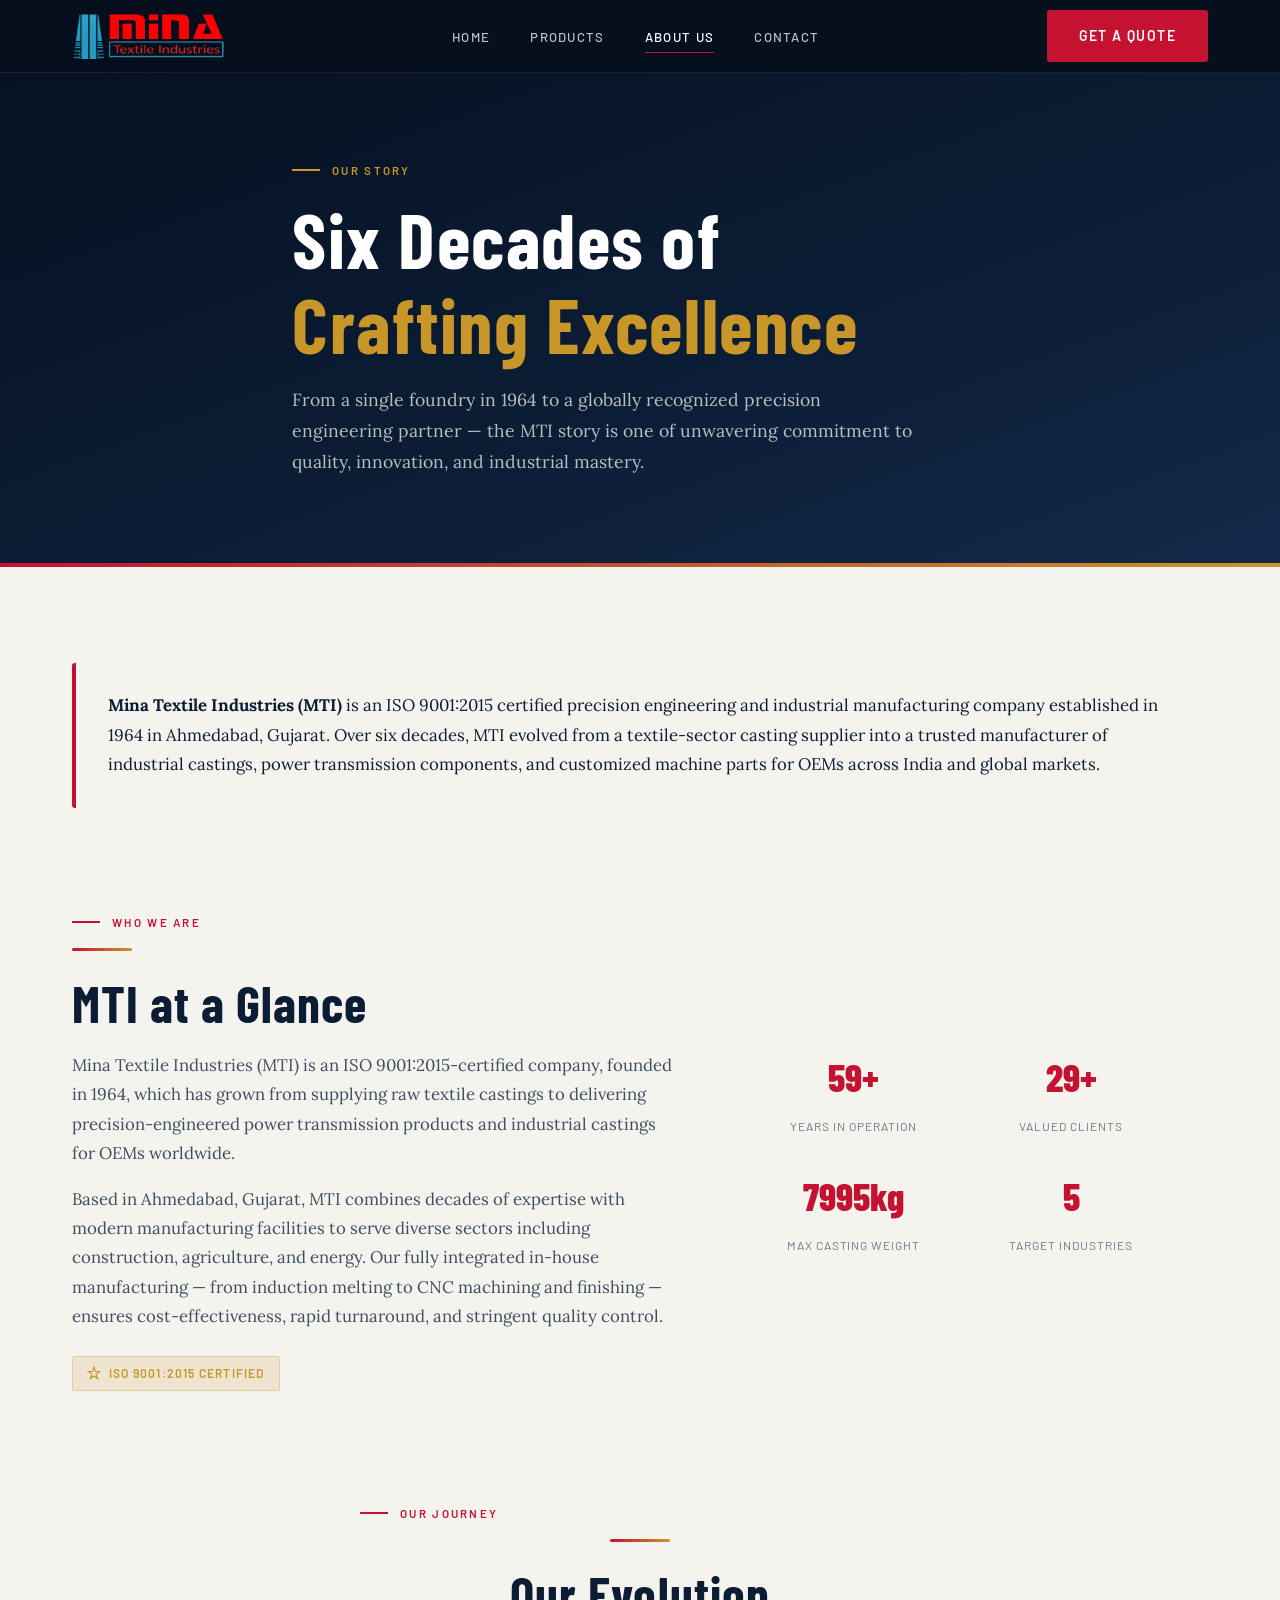
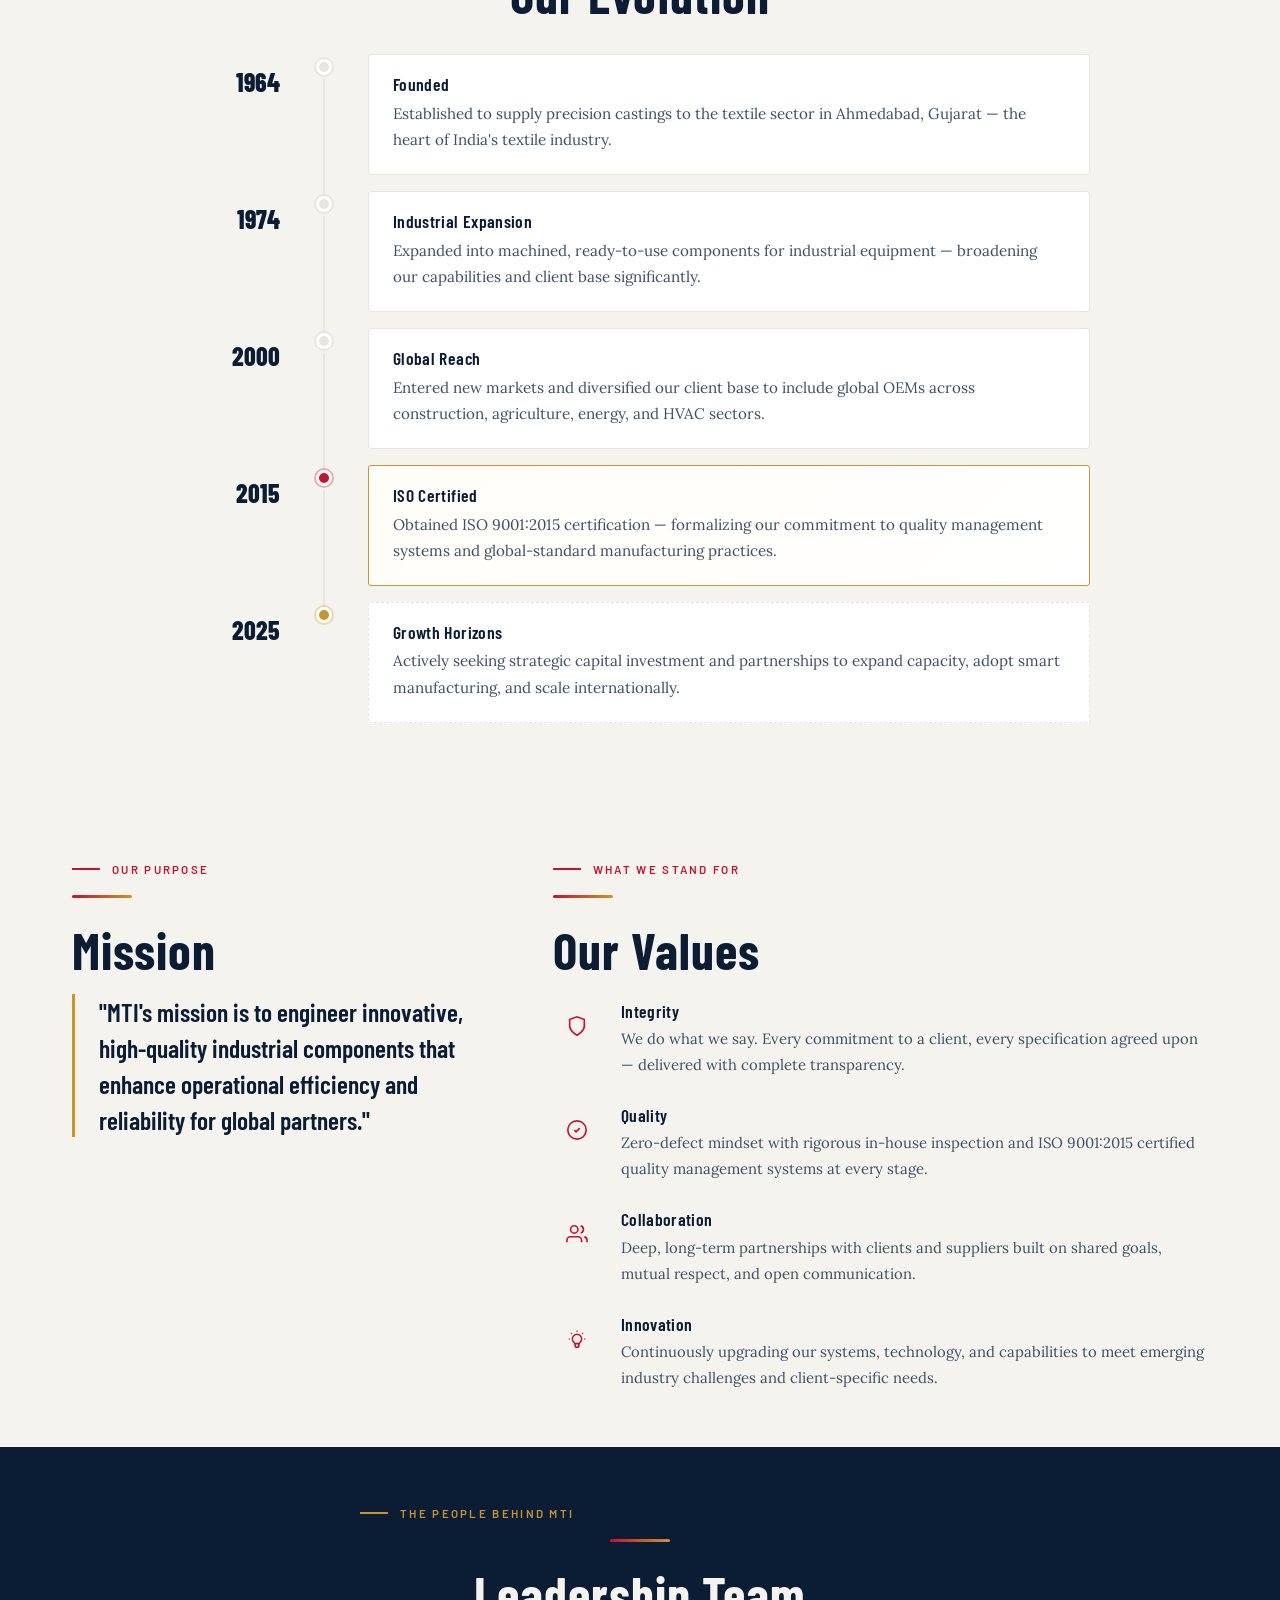
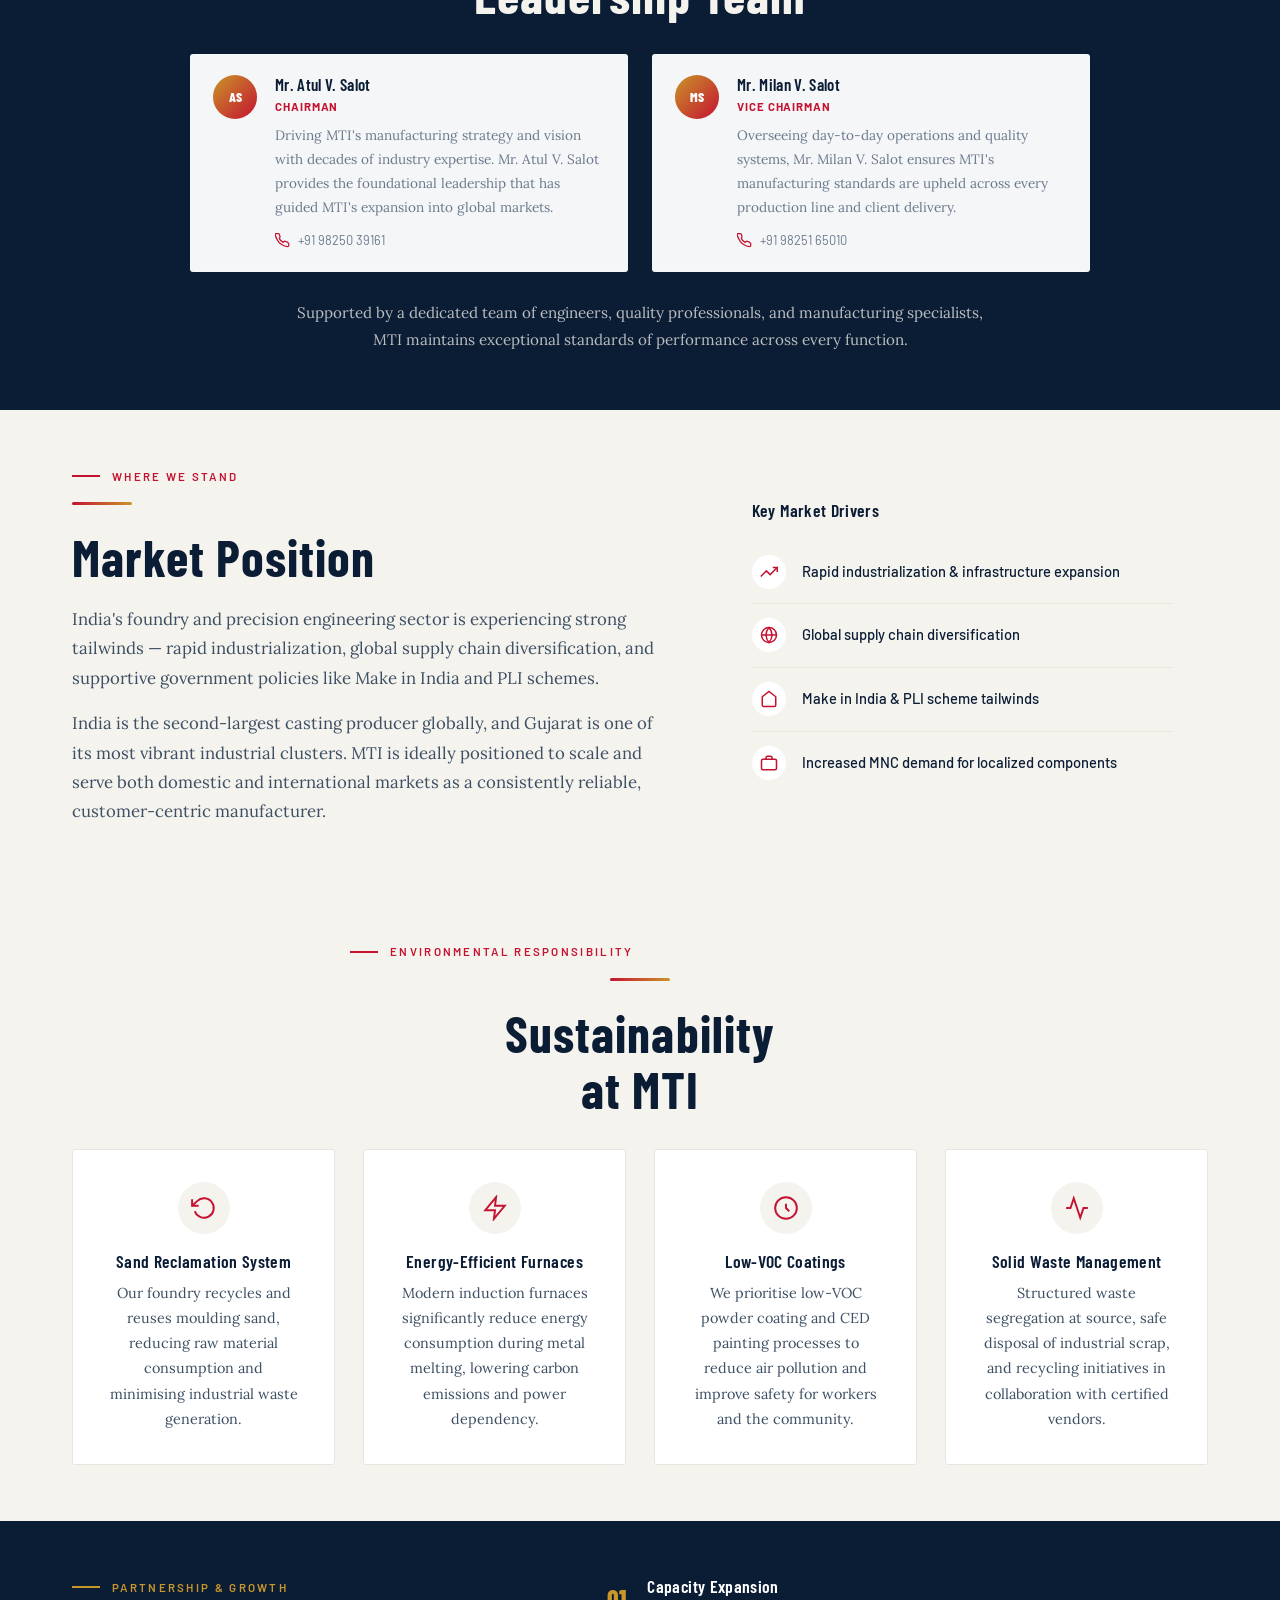
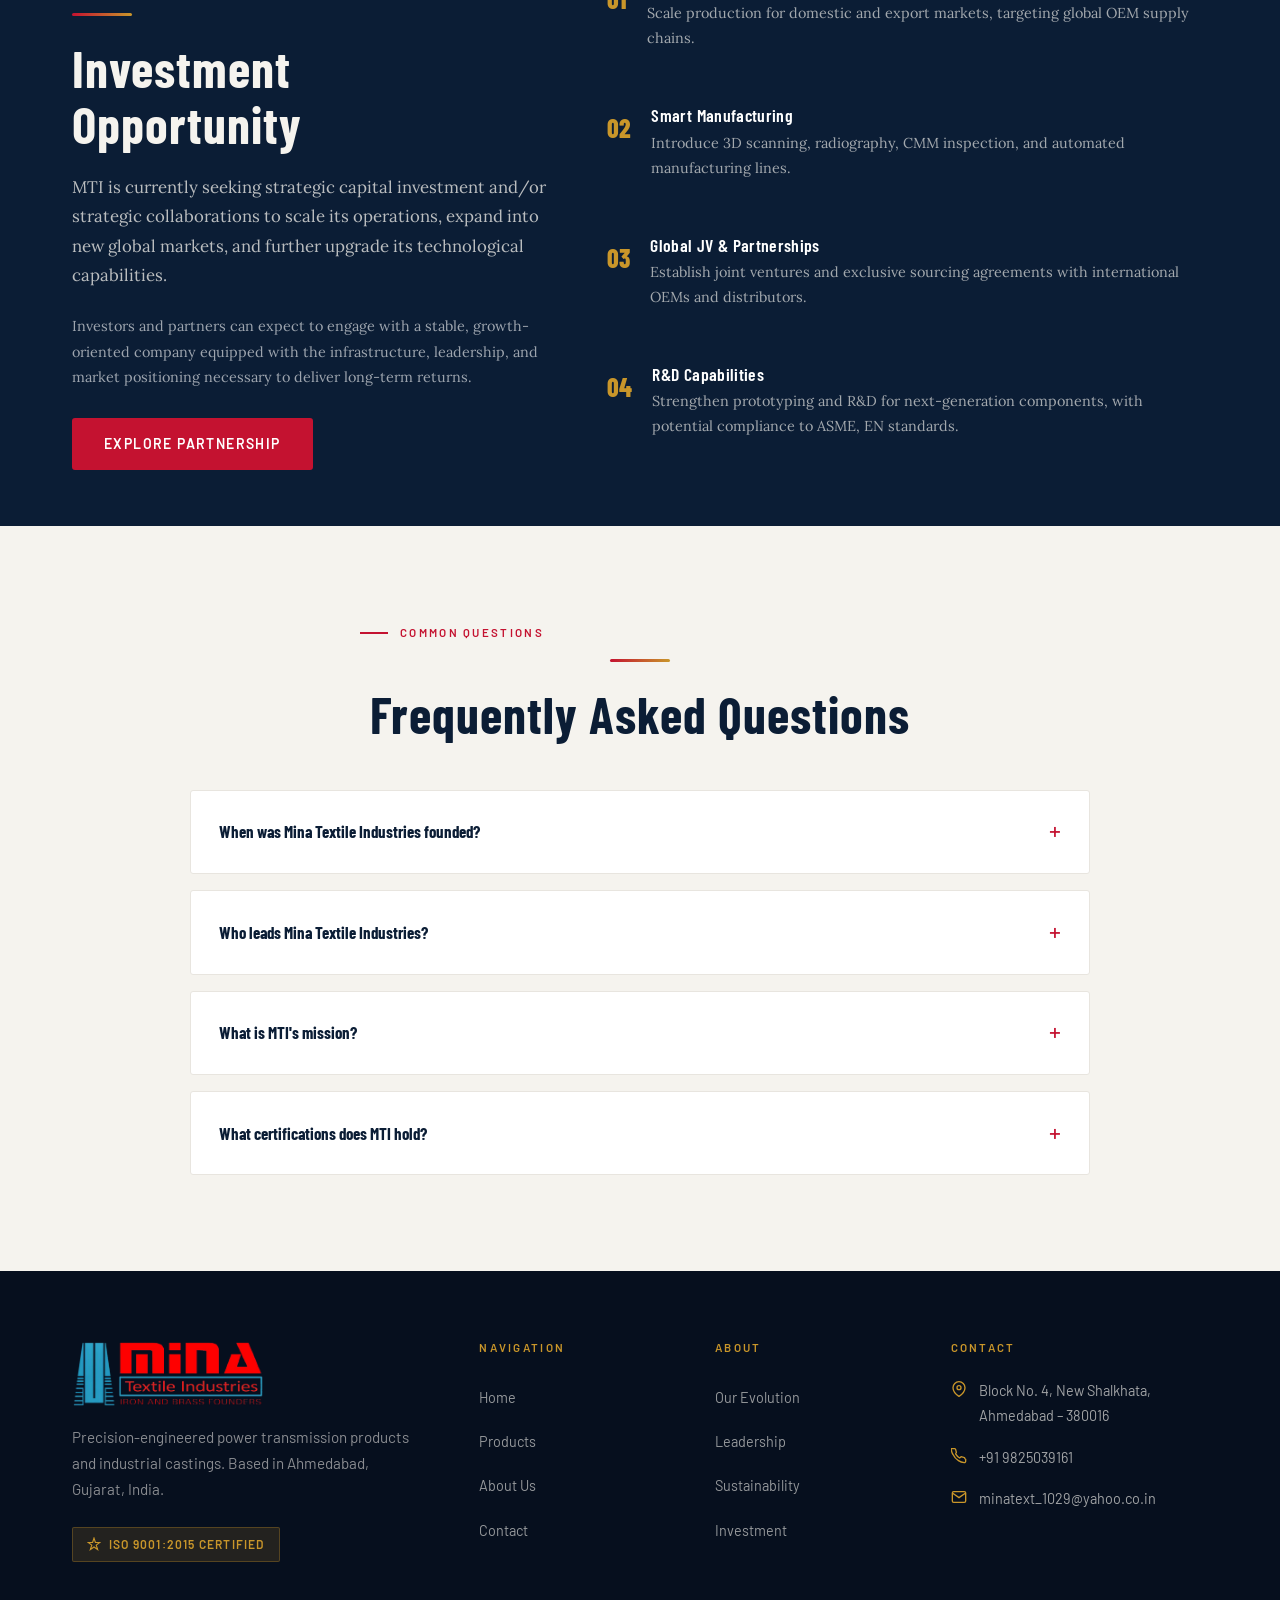
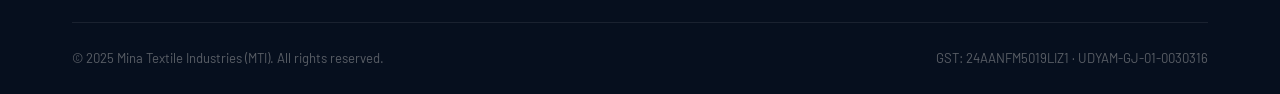
<file: about.html>
<!DOCTYPE html>
<html lang="en" class="no-js">
<head>
  <script>document.documentElement.classList.replace("no-js","js");</script>
  <meta charset="UTF-8" />
  <meta name="viewport" content="width=device-width, initial-scale=1.0" />
  <title>About Mina Textile Industries | 60+ Years of Precision Manufacturing</title>
  <meta name="description" content="Founded in 1964, Mina Textile Industries (MTI) is an ISO 9001:2015 certified precision engineering company in Ahmedabad. Our history, mission, leadership, sustainability, and market position." />
  <link rel="canonical" href="https://minatextile.dpdns.org/about.html" />
  <meta name="robots" content="index, follow" />
  <meta name="keywords" content="Mina Textile Industries history, MTI leadership, ISO 9001 foundry Gujarat, precision engineering company Ahmedabad, industrial casting company since 1964" />
  <meta property="og:type" content="website" />
  <meta property="og:site_name" content="Mina Textile Industries" />
  <meta property="og:title" content="About Mina Textile Industries | 60+ Years of Precision Manufacturing" />
  <meta property="og:description" content="Founded in 1964, MTI is an ISO 9001:2015 certified precision engineering company serving OEMs across India and global markets." />
  <meta property="og:url" content="https://minatextile.dpdns.org/about.html" />
  <meta property="og:image" content="https://minatextile.dpdns.org/mina-logo-full.png" />
  <meta name="twitter:card" content="summary" />
  <link rel="stylesheet" href="styles.css" />

  <!-- JSON-LD: AboutPage + Persons (E-E-A-T / GEO entity grounding) -->
  <script type="application/ld+json">
  {
    "@context": "https://schema.org",
    "@type": "AboutPage",
    "url": "https://minatextile.dpdns.org/about.html",
    "mainEntity": { "@id": "https://minatextile.dpdns.org/#organization" },
    "breadcrumb": {
      "@type": "BreadcrumbList",
      "itemListElement": [
        { "@type": "ListItem", "position": 1, "name": "Home", "item": "https://minatextile.dpdns.org/" },
        { "@type": "ListItem", "position": 2, "name": "About", "item": "https://minatextile.dpdns.org/about.html" }
      ]
    }
  }
  </script>
  <script type="application/ld+json">
  {
    "@context": "https://schema.org",
    "@graph": [
      {
        "@type": "Person",
        "name": "Atul V. Salot",
        "jobTitle": "Chairman",
        "worksFor": { "@id": "https://minatextile.dpdns.org/#organization" },
        "description": "Chairman of Mina Textile Industries, driving manufacturing strategy and vision with decades of industrial experience."
      },
      {
        "@type": "Person",
        "name": "Milan V. Salot",
        "jobTitle": "Vice Chairman",
        "worksFor": { "@id": "https://minatextile.dpdns.org/#organization" },
        "description": "Vice Chairman of Mina Textile Industries, overseeing day-to-day operations and quality systems."
      }
    ]
  }
  </script>
  <script type="application/ld+json">
  {
    "@context": "https://schema.org",
    "@type": "FAQPage",
    "mainEntity": [
      {
        "@type": "Question",
        "name": "When was Mina Textile Industries founded?",
        "acceptedAnswer": { "@type": "Answer", "text": "Mina Textile Industries was founded in 1964 as a supplier of castings to the textile sector, and has since diversified into power transmission products and precision-machined components for OEMs." }
      },
      {
        "@type": "Question",
        "name": "Who leads Mina Textile Industries?",
        "acceptedAnswer": { "@type": "Answer", "text": "MTI is led by Chairman Atul V. Salot, who drives manufacturing strategy and vision, and Vice Chairman Milan V. Salot, who oversees day-to-day operations and quality systems." }
      },
      {
        "@type": "Question",
        "name": "What is MTI's mission?",
        "acceptedAnswer": { "@type": "Answer", "text": "MTI's mission is to engineer innovative, high-quality industrial components that enhance operational efficiency and reliability for global partners." }
      },
      {
        "@type": "Question",
        "name": "What certifications does MTI hold?",
        "acceptedAnswer": { "@type": "Answer", "text": "MTI holds ISO 9001:2015 certification for its quality management systems, obtained in 2015." }
      }
    ]
  }
  </script>
</head>
<body>
<a class="skip-link" href="#main">Skip to main content</a>

  <!-- NAVBAR -->
  <nav class="navbar">
    <div class="navbar__inner">
      <a href="index.html" class="navbar__logo">
        <img src="mina-logo-compact.png" alt="Mina Textile Industries (MTI) logo" class="navbar__logo-img" width="910" height="274" />
      </a>
      <ul class="navbar__nav">
        <li><a href="index.html">Home</a></li>
        <li><a href="products.html">Products</a></li>
        <li><a href="about.html" class="active" aria-current="page">About Us</a></li>
        <li><a href="contact.html">Contact</a></li>
      </ul>
      <div class="navbar__cta">
        <a href="contact.html" class="btn btn-primary">Get a Quote</a>
        <button class="hamburger" aria-label="Open menu" aria-expanded="false">
          <span></span><span></span><span></span>
        </button>
      </div>
    </div>
  </nav>

  <!-- PAGE HERO -->
  <section class="page-hero" id="main">
    <div class="page-hero__bg"></div>
    <div class="container page-hero__content">
      <span class="section-label">Our Story</span>
      <h1>Six Decades of<br /><em>Crafting Excellence</em></h1>
      <p>From a single foundry in 1964 to a globally recognized precision engineering partner — the MTI story is one of unwavering commitment to quality, innovation, and industrial mastery.</p>
    </div>
    <div class="page-hero__divider"></div>
  </section>
   <!-- DIRECT ANSWER (GEO) -->
  <section class="section" style="padding-bottom:0;">
    <div class="container">
      <div class="answer-box fade-up">
        <p><strong>Mina Textile Industries (MTI)</strong> is an ISO 9001:2015 certified precision engineering and industrial manufacturing company established in 1964 in Ahmedabad, Gujarat. Over six decades, MTI evolved from a textile-sector casting supplier into a trusted manufacturer of industrial castings, power transmission components, and customized machine parts for OEMs across India and global markets.</p>
      </div>
    </div>
  </section>

  <!-- ABOUT NARRATIVE -->
  <section class="section about-narrative">
    <div class="container about-narrative__grid">
      <div class="fade-up">
        <span class="section-label">Who We Are</span>
        <div class="amber-bar"></div>
        <h2>MTI at a Glance</h2>
        <p style="margin: 1.25rem 0 1rem;">
          Mina Textile Industries (MTI) is an ISO 9001:2015-certified company, founded in 1964,
          which has grown from supplying raw textile castings to delivering precision-engineered
          power transmission products and industrial castings for OEMs worldwide.
        </p>
        <p>
          Based in Ahmedabad, Gujarat, MTI combines decades of expertise with modern
          manufacturing facilities to serve diverse sectors including construction, agriculture,
          and energy. Our fully integrated in-house manufacturing — from induction melting to
          CNC machining and finishing — ensures cost-effectiveness, rapid turnaround, and
          stringent quality control.
        </p>
        <div class="iso-badge" style="margin-top:1.5rem;">
          <svg width="14" height="14" viewBox="0 0 24 24" fill="none" stroke="currentColor" stroke-width="2"><path d="M12 2l2.4 7.4H22l-6.2 4.5 2.4 7.4L12 17l-6.2 4.3 2.4-7.4L2 9.4h7.6z"/></svg>
          ISO 9001:2015 Certified
        </div>
      </div>
      <div class="about-stat-panel fade-up">
        <div class="asp-item">
          <span class="asp-num"><span data-target="60">0</span>+</span>
          <span class="asp-label">Years in Operation</span>
        </div>
        <div class="asp-item">
          <span class="asp-num"><span data-target="30">0</span>+</span>
          <span class="asp-label">Valued Clients</span>
        </div>
        <div class="asp-item">
          <span class="asp-num"><span data-target="8000">0</span>kg</span>
          <span class="asp-label">Max Casting Weight</span>
        </div>
        <div class="asp-item">
          <span class="asp-num"><span data-target="6">0</span></span>
          <span class="asp-label">Target Industries</span>
        </div>
      </div>
    </div>
  </section>

  <!-- EVOLUTION TIMELINE -->
  <section class="section section--gray evolution">
    <div class="container">
      <div class="section-header fade-up" style="text-align:center;max-width:560px;margin:0 auto 2rem;">
        <span class="section-label">Our Journey</span>
        <div class="amber-bar" style="margin:0 auto 1.5rem;"></div>
        <h2>Our Evolution</h2>
      </div>
      <div class="timeline">
        <div class="tl-entry fade-up">
          <div class="tl-entry__year">1964</div>
          <div class="tl-entry__connector"><div class="tl-entry__dot"></div></div>
          <div class="tl-entry__card">
            <h4>Founded</h4>
            <p>Established to supply precision castings to the textile sector in Ahmedabad, Gujarat — the heart of India's textile industry.</p>
          </div>
        </div>
        <div class="tl-entry fade-up">
          <div class="tl-entry__year">1974</div>
          <div class="tl-entry__connector"><div class="tl-entry__dot"></div></div>
          <div class="tl-entry__card">
            <h4>Industrial Expansion</h4>
            <p>Expanded into machined, ready-to-use components for industrial equipment — broadening our capabilities and client base significantly.</p>
          </div>
        </div>
        <div class="tl-entry fade-up">
          <div class="tl-entry__year">2000</div>
          <div class="tl-entry__connector"><div class="tl-entry__dot"></div></div>
          <div class="tl-entry__card">
            <h4>Global Reach</h4>
            <p>Entered new markets and diversified our client base to include global OEMs across construction, agriculture, energy, and HVAC sectors.</p>
          </div>
        </div>
        <div class="tl-entry fade-up">
          <div class="tl-entry__year">2015</div>
          <div class="tl-entry__connector"><div class="tl-entry__dot active"></div></div>
          <div class="tl-entry__card highlight">
            <h4>ISO Certified</h4>
            <p>Obtained ISO 9001:2015 certification — formalizing our commitment to quality management systems and global-standard manufacturing practices.</p>
          </div>
        </div>
        <div class="tl-entry fade-up">
          <div class="tl-entry__year">2025</div>
          <div class="tl-entry__connector"><div class="tl-entry__dot future"></div></div>
          <div class="tl-entry__card future-card">
            <h4>Growth Horizons</h4>
            <p>Actively seeking strategic capital investment and partnerships to expand capacity, adopt smart manufacturing, and scale internationally.</p>
          </div>
        </div>
      </div>
    </div>
  </section>

  <!-- MISSION & VALUES -->
  <section class="section mission-values">
    <div class="container">
      <div class="mv-grid">
        <div class="mv-mission fade-up">
          <span class="section-label">Our Purpose</span>
          <div class="amber-bar"></div>
          <h2>Mission</h2>
          <blockquote>
            "MTI's mission is to engineer innovative, high-quality industrial components that
            enhance operational efficiency and reliability for global partners."
          </blockquote>
        </div>
        <div class="mv-values fade-up">
          <span class="section-label">What We Stand For</span>
          <div class="amber-bar"></div>
          <h2>Our Values</h2>
          <div class="values-list">
            <div class="value-item">
              <div class="value-item__icon">
                <svg width="22" height="22" viewBox="0 0 24 24" fill="none" stroke="currentColor" stroke-width="1.8"><path d="M12 22s8-4 8-10V5l-8-3-8 3v7c0 6 8 10 8 10z"/></svg>
              </div>
              <div>
                <h4>Integrity</h4>
                <p>We do what we say. Every commitment to a client, every specification agreed upon — delivered with complete transparency.</p>
              </div>
            </div>
            <div class="value-item">
              <div class="value-item__icon">
                <svg width="22" height="22" viewBox="0 0 24 24" fill="none" stroke="currentColor" stroke-width="1.8"><circle cx="12" cy="12" r="10"/><path d="M9 12l2 2 4-4"/></svg>
              </div>
              <div>
                <h4>Quality</h4>
                <p>Zero-defect mindset with rigorous in-house inspection and ISO 9001:2015 certified quality management systems at every stage.</p>
              </div>
            </div>
            <div class="value-item">
              <div class="value-item__icon">
                <svg width="22" height="22" viewBox="0 0 24 24" fill="none" stroke="currentColor" stroke-width="1.8"><path d="M17 21v-2a4 4 0 00-4-4H5a4 4 0 00-4 4v2"/><circle cx="9" cy="7" r="4"/><path d="M23 21v-2a4 4 0 00-3-3.87m-4-12a4 4 0 010 7.75"/></svg>
              </div>
              <div>
                <h4>Collaboration</h4>
                <p>Deep, long-term partnerships with clients and suppliers built on shared goals, mutual respect, and open communication.</p>
              </div>
            </div>
            <div class="value-item">
              <div class="value-item__icon">
                <svg width="22" height="22" viewBox="0 0 24 24" fill="none" stroke="currentColor" stroke-width="1.8"><path d="M9.663 17h4.673M12 3v1m6.364 1.636l-.707.707M21 12h-1M4 12H3m3.343-5.657l-.707-.707m2.828 9.9a5 5 0 117.072 0l-.548.547A3.374 3.374 0 0014 18.469V19a2 2 0 11-4 0v-.531c0-.895-.356-1.754-.988-2.386l-.548-.547z"/></svg>
              </div>
              <div>
                <h4>Innovation</h4>
                <p>Continuously upgrading our systems, technology, and capabilities to meet emerging industry challenges and client-specific needs.</p>
              </div>
            </div>
          </div>
        </div>
      </div>
    </div>
  </section>

  <!-- LEADERSHIP -->
  <section class="section section--dark leadership">
    <div class="container">
      <div class="section-header fade-up" style="text-align:center;max-width:560px;margin:0 auto 2rem;">
        <span class="section-label">The People Behind MTI</span>
        <div class="amber-bar" style="margin:0 auto 1.5rem;"></div>
        <h2>Leadership Team</h2>
      </div>
      <div class="leaders-grid">
        <div class="leader-card fade-up">
          <div class="leader-card__avatar">
            <span>AS</span>
          </div>
          <div class="leader-card__info">
            <h3>Mr. Atul V. Salot</h3>
            <span class="leader-card__title">Chairman</span>
            <p>Driving MTI's manufacturing strategy and vision with decades of industry expertise. Mr. Atul V. Salot provides the foundational leadership that has guided MTI's expansion into global markets.</p>
            <div class="leader-card__contact">
              <svg width="15" height="15" viewBox="0 0 24 24" fill="none" stroke="currentColor" stroke-width="2"><path d="M22 16.92v3a2 2 0 01-2.18 2 19.79 19.79 0 01-8.63-3.07A19.5 19.5 0 013.07 9.81 19.79 19.79 0 01.18 1.26a2 2 0 012-.27h3a2 2 0 012 1.72c.127.96.361 1.903.7 2.81a2 2 0 01-.45 2.11L6.91 8.91a16 16 0 006.09 6.09l1.21-1.21a2 2 0 012.11-.45c.907.339 1.85.573 2.81.7a2 2 0 011.72 2.02z"/></svg>
              +91 98250 39161
            </div>
          </div>
        </div>
        <div class="leader-card fade-up">
          <div class="leader-card__avatar">
            <span>MS</span>
          </div>
          <div class="leader-card__info">
            <h3>Mr. Milan V. Salot</h3>
            <span class="leader-card__title">Vice Chairman</span>
            <p>Overseeing day-to-day operations and quality systems, Mr. Milan V. Salot ensures MTI's manufacturing standards are upheld across every production line and client delivery.</p>
            <div class="leader-card__contact">
              <svg width="15" height="15" viewBox="0 0 24 24" fill="none" stroke="currentColor" stroke-width="2"><path d="M22 16.92v3a2 2 0 01-2.18 2 19.79 19.79 0 01-8.63-3.07A19.5 19.5 0 013.07 9.81 19.79 19.79 0 01.18 1.26a2 2 0 012-.27h3a2 2 0 012 1.72c.127.96.361 1.903.7 2.81a2 2 0 01-.45 2.11L6.91 8.91a16 16 0 006.09 6.09l1.21-1.21a2 2 0 012.11-.45c.907.339 1.85.573 2.81.7a2 2 0 011.72 2.02z"/></svg>
              +91 98251 65010
            </div>
          </div>
        </div>
      </div>
      <p class="leaders-note fade-up">
        Supported by a dedicated team of engineers, quality professionals, and manufacturing specialists,
        MTI maintains exceptional standards of performance across every function.
      </p>
    </div>
  </section>

  <!-- MARKET POSITION -->
  <section class="section market-pos">
    <div class="container">
      <div class="mp-grid">
        <div class="fade-up">
          <span class="section-label">Where We Stand</span>
          <div class="amber-bar"></div>
          <h2>Market Position</h2>
          <p style="margin:1.25rem 0 1rem;">
            India's foundry and precision engineering sector is experiencing strong tailwinds —
            rapid industrialization, global supply chain diversification, and supportive government
            policies like Make in India and PLI schemes.
          </p>
          <p>
            India is the second-largest casting producer globally, and Gujarat is one of its most
            vibrant industrial clusters. MTI is ideally positioned to scale and serve both domestic
            and international markets as a consistently reliable, customer-centric manufacturer.
          </p>
        </div>
        <div class="mp-drivers fade-up">
          <h4 style="margin-bottom:1.25rem;">Key Market Drivers</h4>
          <div class="driver-item">
            <div class="driver-icon">
              <svg width="18" height="18" viewBox="0 0 24 24" fill="none" stroke="currentColor" stroke-width="2"><polyline points="23 6 13.5 15.5 8.5 10.5 1 18"/><polyline points="17 6 23 6 23 12"/></svg>
            </div>
            <span>Rapid industrialization & infrastructure expansion</span>
          </div>
          <div class="driver-item">
            <div class="driver-icon">
              <svg width="18" height="18" viewBox="0 0 24 24" fill="none" stroke="currentColor" stroke-width="2"><circle cx="12" cy="12" r="10"/><line x1="2" y1="12" x2="22" y2="12"/><path d="M12 2a15.3 15.3 0 014 10 15.3 15.3 0 01-4 10 15.3 15.3 0 01-4-10 15.3 15.3 0 014-10z"/></svg>
            </div>
            <span>Global supply chain diversification</span>
          </div>
          <div class="driver-item">
            <div class="driver-icon">
              <svg width="18" height="18" viewBox="0 0 24 24" fill="none" stroke="currentColor" stroke-width="2"><path d="M3 9l9-7 9 7v11a2 2 0 01-2 2H5a2 2 0 01-2-2z"/></svg>
            </div>
            <span>Make in India & PLI scheme tailwinds</span>
          </div>
          <div class="driver-item">
            <div class="driver-icon">
              <svg width="18" height="18" viewBox="0 0 24 24" fill="none" stroke="currentColor" stroke-width="2"><rect x="2" y="7" width="20" height="14" rx="2"/><path d="M16 7V5a2 2 0 00-2-2h-4a2 2 0 00-2 2v2"/></svg>
            </div>
            <span>Increased MNC demand for localized components</span>
          </div>
        </div>   
  </section>

  <!-- SUSTAINABILITY -->
  <section class="section section--gray sustainability">
    <div class="container">
      <div class="section-header fade-up" style="text-align:center;max-width:580px;margin:0 auto 2rem;">
        <span class="section-label">Environmental Responsibility</span>
        <div class="amber-bar" style="margin:0 auto 1.5rem;"></div>
        <h2>Sustainability<br />at MTI</h2>
      </div>
      <div class="sus-grid">
        <div class="sus-card fade-up">
          <div class="sus-card__icon">
            <svg width="26" height="26" viewBox="0 0 24 24" fill="none" stroke="currentColor" stroke-width="1.8"><polyline points="1 4 1 10 7 10"/><path d="M3.51 15a9 9 0 102.13-9.36L1 10"/></svg>
          </div>
          <h4>Sand Reclamation System</h4>
          <p>Our foundry recycles and reuses moulding sand, reducing raw material consumption and minimising industrial waste generation.</p>
        </div>
        <div class="sus-card fade-up">
          <div class="sus-card__icon">
            <svg width="26" height="26" viewBox="0 0 24 24" fill="none" stroke="currentColor" stroke-width="1.8"><path d="M13 2L3 14h9l-1 8 10-12h-9l1-8z"/></svg>
          </div>
          <h4>Energy-Efficient Furnaces</h4>
          <p>Modern induction furnaces significantly reduce energy consumption during metal melting, lowering carbon emissions and power dependency.</p>
        </div>
        <div class="sus-card fade-up">
          <div class="sus-card__icon">
            <svg width="26" height="26" viewBox="0 0 24 24" fill="none" stroke="currentColor" stroke-width="1.8"><path d="M12 22c5.523 0 10-4.477 10-10S17.523 2 12 2 2 6.477 2 12s4.477 10 10 10z"/><path d="M12 8v4l3 3"/></svg>
          </div>
          <h4>Low-VOC Coatings</h4>
          <p>We prioritise low-VOC powder coating and CED painting processes to reduce air pollution and improve safety for workers and the community.</p>
        </div>
        <div class="sus-card fade-up">
          <div class="sus-card__icon">
            <svg width="26" height="26" viewBox="0 0 24 24" fill="none" stroke="currentColor" stroke-width="1.8"><polyline points="22 12 18 12 15 21 9 3 6 12 2 12"/></svg>
          </div>
          <h4>Solid Waste Management</h4>
          <p>Structured waste segregation at source, safe disposal of industrial scrap, and recycling initiatives in collaboration with certified vendors.</p>
        </div>
      </div>
    </div>
  </section>

  <!-- INVESTMENT OPPORTUNITY -->
  <section class="section invest section--dark">
    <div class="container">
      <div class="invest-grid">
        <div class="fade-up">
          <span class="section-label">Partnership & Growth</span>
          <div class="amber-bar"></div>
          <h2>Investment<br />Opportunity</h2>
          <p style="margin:1.25rem 0 1.5rem;">
            MTI is currently seeking strategic capital investment and/or strategic collaborations
            to scale its operations, expand into new global markets, and further upgrade its
            technological capabilities.
          </p>
          <p style="margin-bottom:1.75rem;color:rgba(255,255,255,.6);font-size:.9rem;">
            Investors and partners can expect to engage with a stable, growth-oriented company
            equipped with the infrastructure, leadership, and market positioning necessary to
            deliver long-term returns.
          </p>
          <a href="contact.html" class="btn btn-primary">Explore Partnership</a>
        </div>
        <div class="invest-goals fade-up">
          <div class="ig-item">
            <div class="ig-num">01</div>
            <div>
              <h4>Capacity Expansion</h4>
              <p>Scale production for domestic and export markets, targeting global OEM supply chains.</p>
            </div>
          </div>
          <div class="ig-item">
            <div class="ig-num">02</div>
            <div>
              <h4>Smart Manufacturing</h4>
              <p>Introduce 3D scanning, radiography, CMM inspection, and automated manufacturing lines.</p>
            </div>
          </div>
          <div class="ig-item">
            <div class="ig-num">03</div>
            <div>
              <h4>Global JV & Partnerships</h4>
              <p>Establish joint ventures and exclusive sourcing agreements with international OEMs and distributors.</p>
            </div>
          </div>
          <div class="ig-item">
            <div class="ig-num">04</div>
            <div>
              <h4>R&D Capabilities</h4>
              <p>Strengthen prototyping and R&D for next-generation components, with potential compliance to ASME, EN standards.</p>
            </div>
          </div>
        </div>
      </div>
    </div>
  </section>

  <!-- FAQ (AEO) -->
  <section class="section section--gray">
    <div class="container">
      <div class="section-header fade-up" style="text-align:center;max-width:560px;margin:0 auto 3rem;">
        <span class="section-label">Common Questions</span>
        <div class="amber-bar" style="margin:0 auto 1.5rem;"></div>
        <h2>Frequently Asked Questions</h2>
      </div>
      <div class="faq-list" style="margin:0 auto;">
        <details class="faq-item">
          <summary>When was Mina Textile Industries founded?</summary>
          <div class="faq-answer"><p>MTI was founded in 1964 as a supplier of castings to the textile sector, later expanding into power transmission products and precision-machined components for OEMs.</p></div>
        </details>
        <details class="faq-item">
          <summary>Who leads Mina Textile Industries?</summary>
          <div class="faq-answer"><p>MTI is led by Chairman Atul V. Salot, who drives manufacturing strategy and vision, and Vice Chairman Milan V. Salot, who oversees day-to-day operations and quality systems.</p></div>
        </details>
        <details class="faq-item">
          <summary>What is MTI's mission?</summary>
          <div class="faq-answer"><p>MTI's mission is to engineer innovative, high-quality industrial components that enhance operational efficiency and reliability for global partners.</p></div>
        </details>
        <details class="faq-item">
          <summary>What certifications does MTI hold?</summary>
          <div class="faq-answer"><p>MTI holds ISO 9001:2015 certification, obtained in 2015, backed by in-house testing and third-party inspection access.</p></div>
        </details>
      </div>
    </div>
  </section>

  <!-- FOOTER -->
  <footer class="footer">
    <div class="container">
      <div class="footer__grid">
        <div class="footer__brand">
          <img src="mina-logo-full.png" alt="Mina Textile Industries (MTI) — precision castings and industrial components manufacturer" class="footer__brand-img" width="851" height="293" />
          <p>Precision-engineered power transmission products and industrial castings. Based in Ahmedabad, Gujarat, India.</p>
          <div class="iso-badge">
            <svg width="14" height="14" viewBox="0 0 24 24" fill="none" stroke="currentColor" stroke-width="2"><path d="M12 2l2.4 7.4H22l-6.2 4.5 2.4 7.4L12 17l-6.2 4.3 2.4-7.4L2 9.4h7.6z"/></svg>
            ISO 9001:2015 Certified
          </div>
        </div>
        <div class="footer__col">
          <h5>Navigation</h5>
          <ul>
            <li><a href="index.html">Home</a></li>
            <li><a href="products.html">Products</a></li>
            <li><a href="about.html">About Us</a></li>
            <li><a href="contact.html">Contact</a></li>
          </ul>
        </div>
        <div class="footer__col">
          <h5>About</h5>
          <ul>
            <li><a href="about.html#evolution">Our Evolution</a></li>
            <li><a href="about.html#leadership">Leadership</a></li>
            <li><a href="about.html#sustainability">Sustainability</a></li>
            <li><a href="about.html#invest">Investment</a></li>
          </ul>
        </div>
        <div class="footer__col">
          <h5>Contact</h5>
          <div class="footer__contact-item">
            <svg width="16" height="16" viewBox="0 0 24 24" fill="none" stroke="currentColor" stroke-width="2"><path d="M21 10c0 7-9 13-9 13s-9-6-9-13a9 9 0 0118 0z"/><circle cx="12" cy="10" r="3"/></svg>
            <span>Block No. 4, New Shalkhata, Ahmedabad – 380016</span>
          </div>
          <div class="footer__contact-item">
            <svg width="16" height="16" viewBox="0 0 24 24" fill="none" stroke="currentColor" stroke-width="2"><path d="M22 16.92v3a2 2 0 01-2.18 2 19.79 19.79 0 01-8.63-3.07A19.5 19.5 0 013.07 9.81 19.79 19.79 0 01.18 1.26a2 2 0 012-.27h3a2 2 0 012 1.72c.127.96.361 1.903.7 2.81a2 2 0 01-.45 2.11L6.91 8.91a16 16 0 006.09 6.09l1.21-1.21a2 2 0 012.11-.45c.907.339 1.85.573 2.81.7a2 2 0 011.72 2.02z"/></svg>
            <span>+91 9825039161</span>
          </div>
          <div class="footer__contact-item">
            <svg width="16" height="16" viewBox="0 0 24 24" fill="none" stroke="currentColor" stroke-width="2"><path d="M4 4h16c1.1 0 2 .9 2 2v12c0 1.1-.9 2-2 2H4c-1.1 0-2-.9-2-2V6c0-1.1.9-2 2-2z"/><polyline points="22,6 12,13 2,6"/></svg>
            <span>minatext_1029@yahoo.co.in</span>
          </div>
        </div>
      </div>
      <div class="footer__bottom">
        <span>© 2025 Mina Textile Industries (MTI). All rights reserved.</span>
        <span>GST: 24AANFM5019LIZ1 · UDYAM-GJ-01-0030316</span>
      </div>
    </div>
  </footer>

  <script src="main.js"></script>
</body>
</html>
</file>
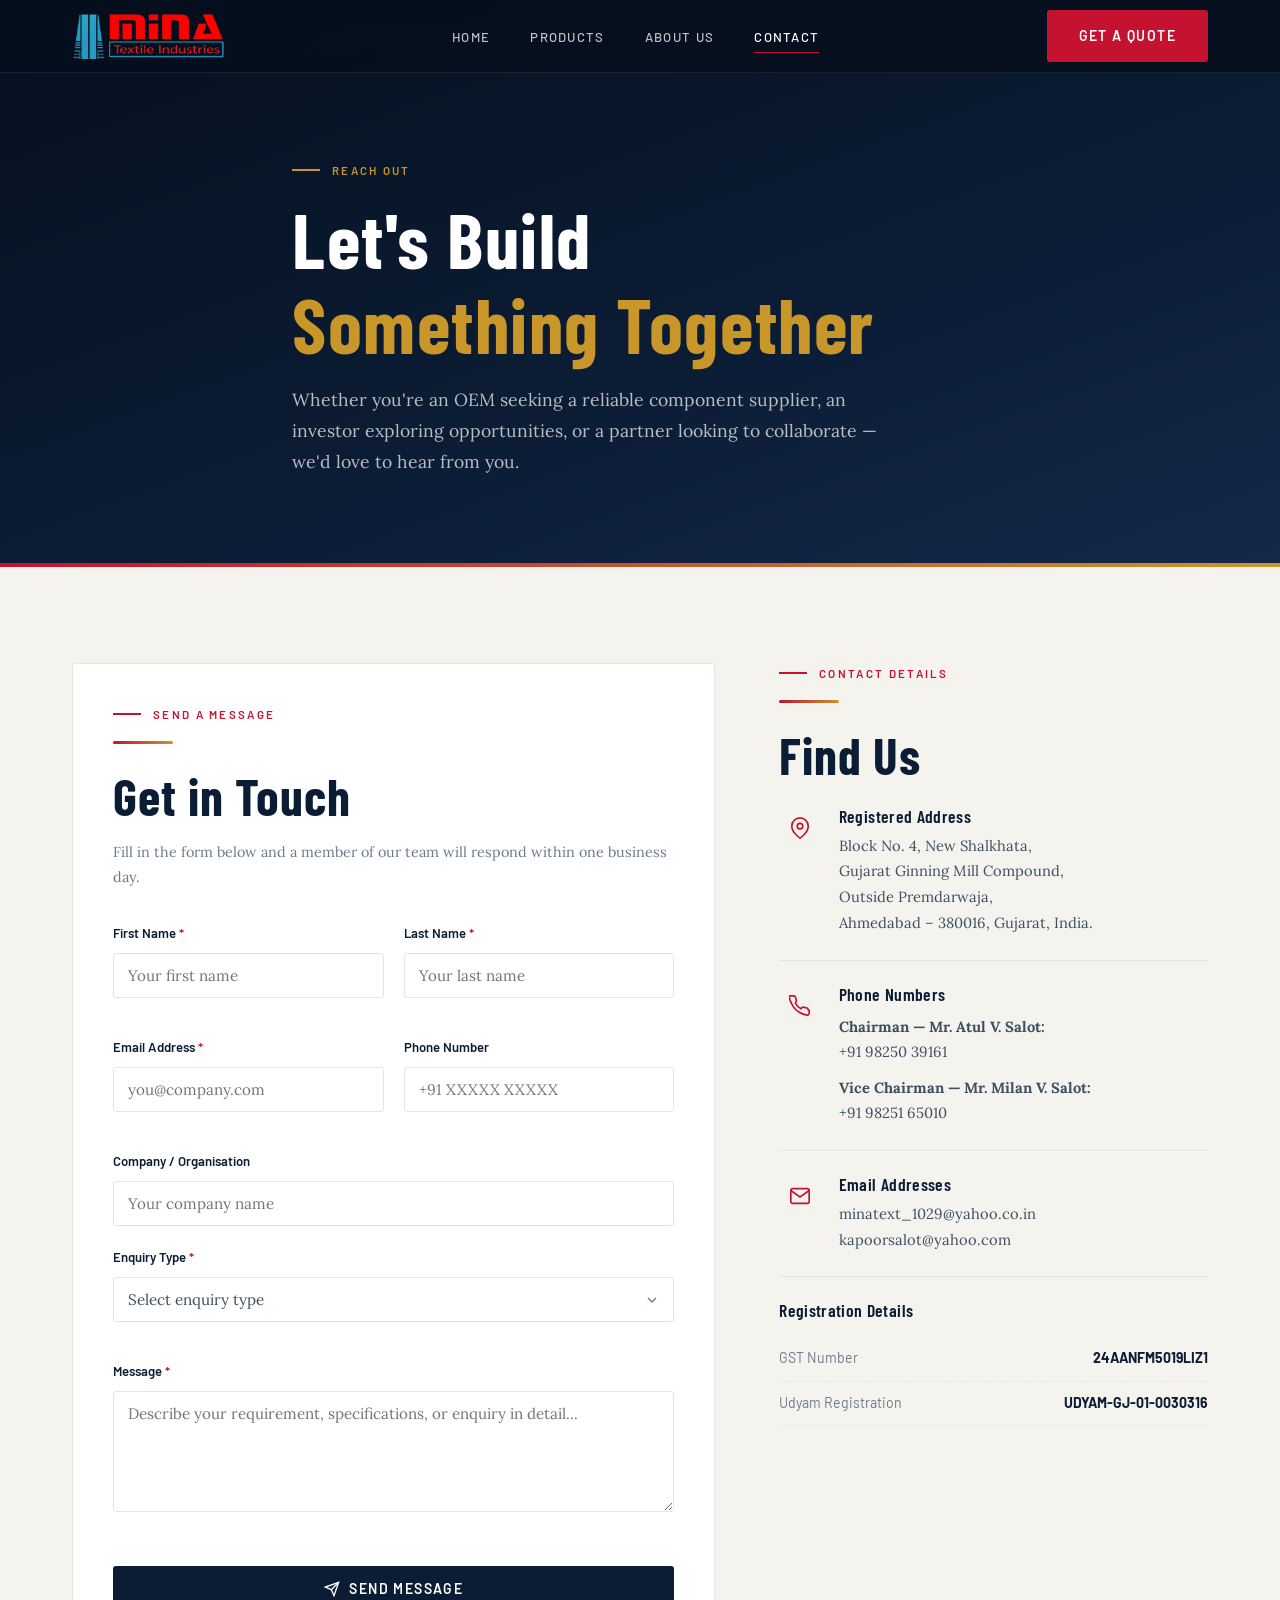
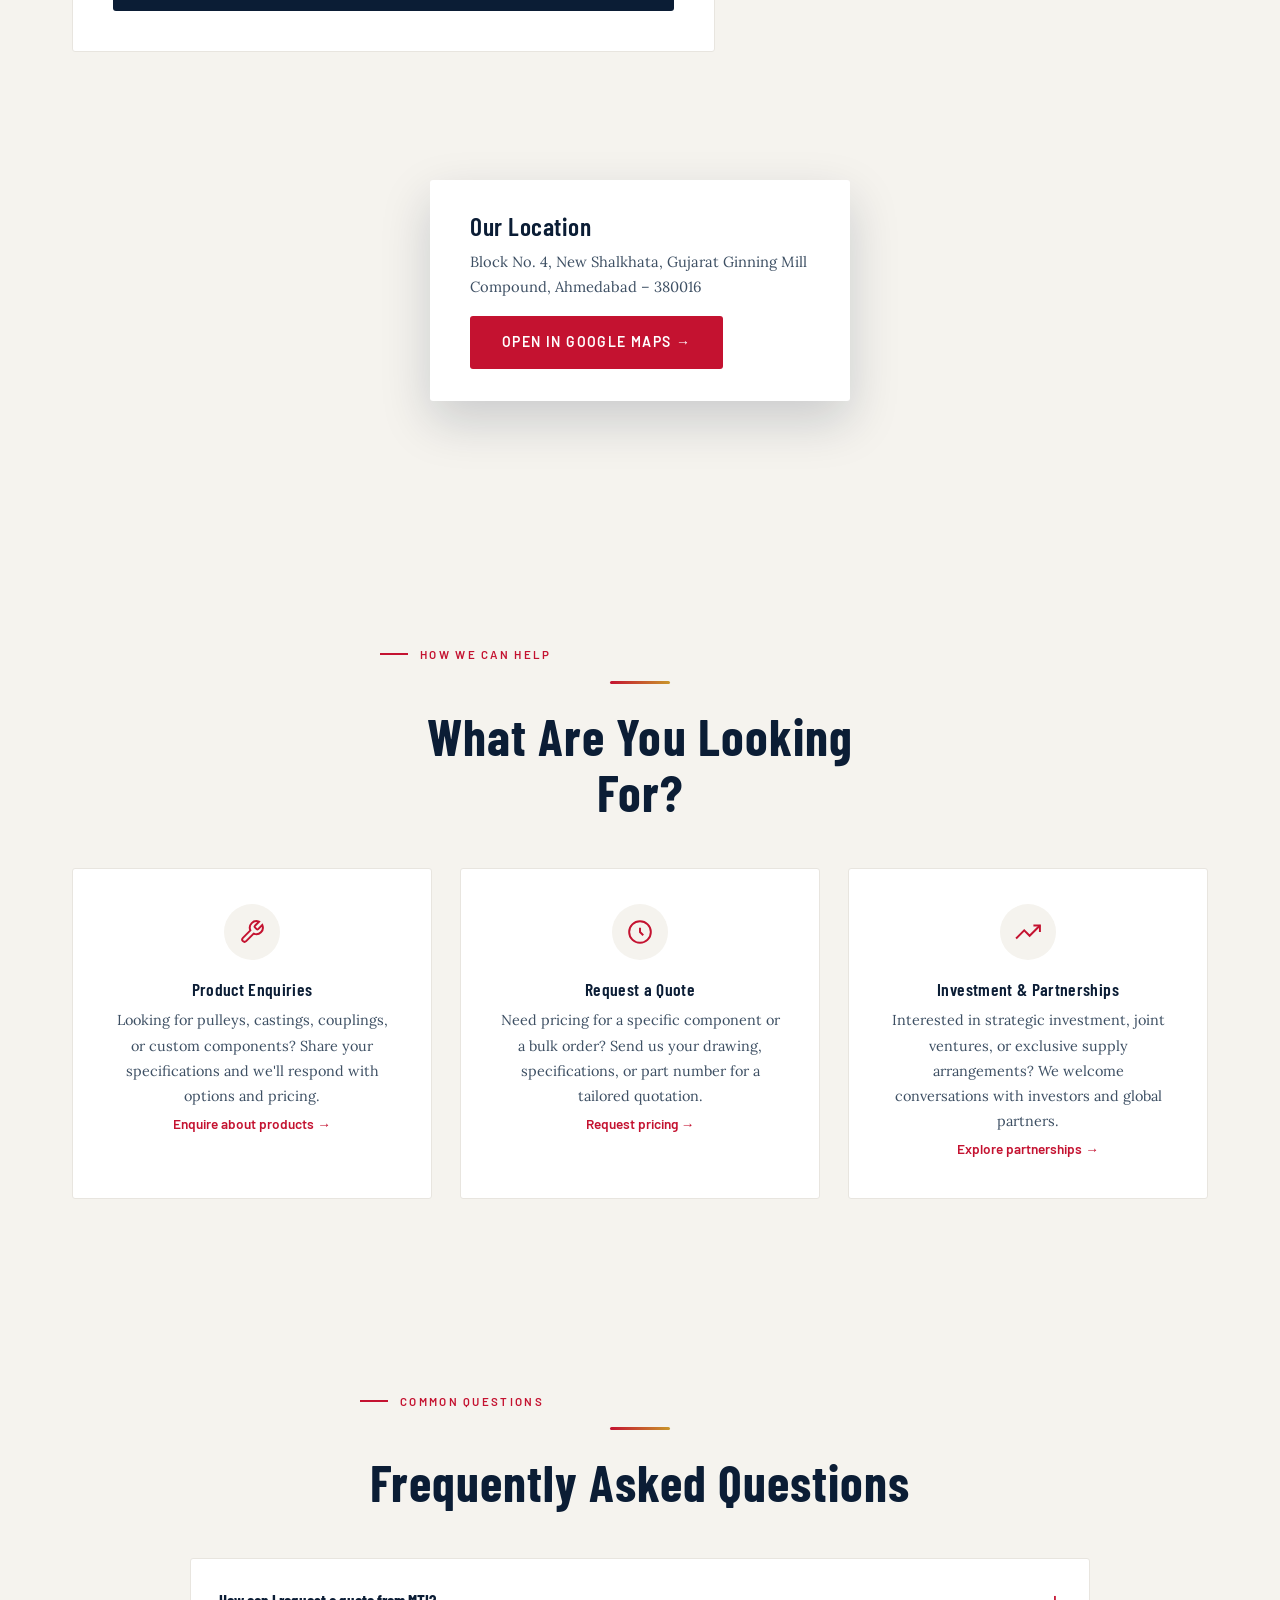
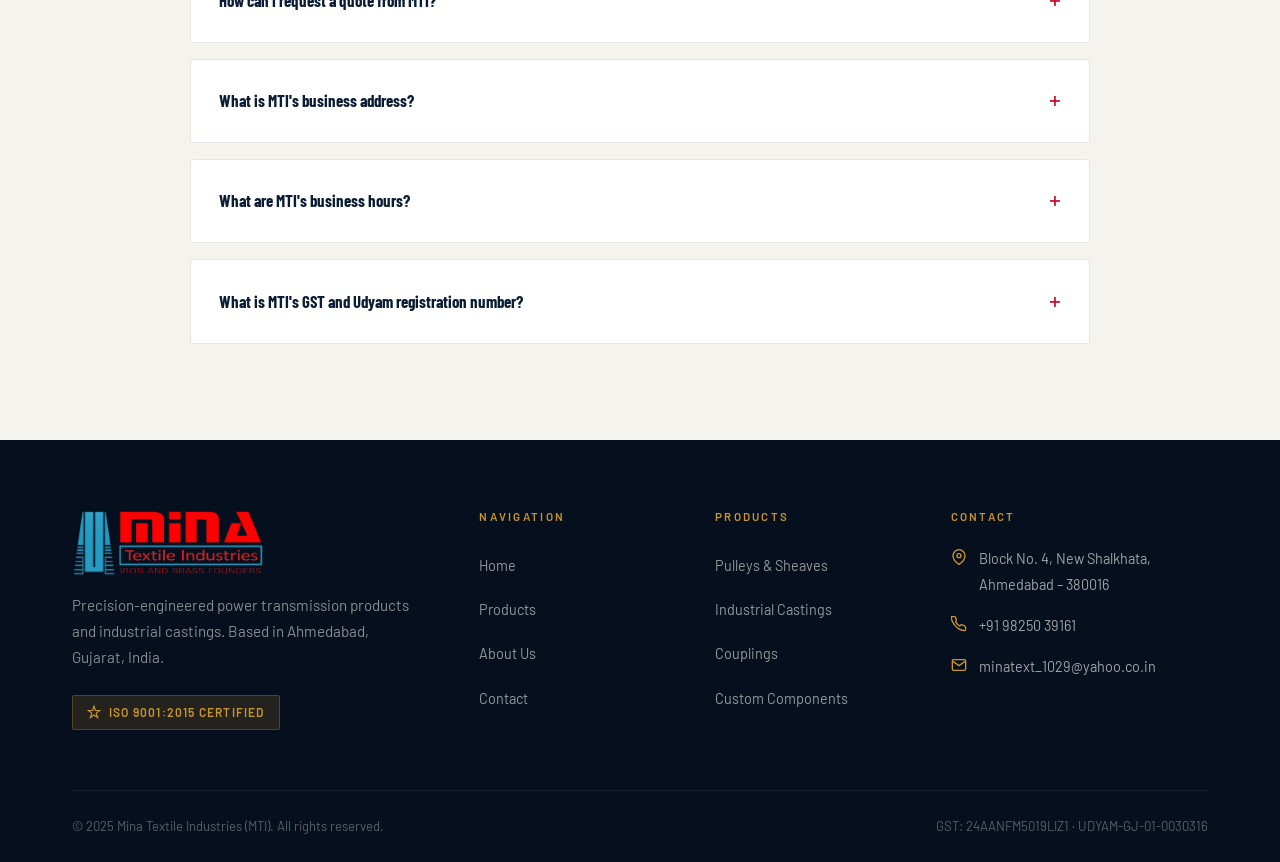
<file: contact.html>
<!DOCTYPE html>
<html lang="en">
<head>
  <meta charset="UTF-8" />
  <meta name="viewport" content="width=device-width, initial-scale=1.0" />
  <title>Contact Mina Textile Industries | Request a Quote, Ahmedabad</title>
  <meta name="description" content="Contact MTI for industrial casting and machining quotes. Office: +91 9825039161. Located at Block No. 4, New Shalkhata, Gujarat Ginning Mill Compound, Ahmedabad - 380016." />
  <link rel="canonical" href="https://minatextile.dpdns.org/contact.html" />
  <meta name="robots" content="index, follow" />
  <meta name="keywords" content="MTI contact, casting manufacturer Ahmedabad contact, industrial component supplier Gujarat phone number, request casting quote" />
  <meta property="og:type" content="website" />
  <meta property="og:site_name" content="Mina Textile Industries" />
  <meta property="og:title" content="Contact Mina Textile Industries | Request a Quote" />
  <meta property="og:description" content="Reach MTI's team in Ahmedabad, Gujarat for industrial casting and machining inquiries." />
  <meta property="og:url" content="https://minatextile.dpdns.org/contact.html" />
  <meta property="og:image" content="https://minatextile.dpdns.org/mina-logo-full.png" />
  <meta name="twitter:card" content="summary" />
  <link rel="stylesheet" href="styles.css" />

  <script type="application/ld+json">
  {
    "@context": "https://schema.org",
    "@type": "ContactPage",
    "url": "https://minatextile.dpdns.org/contact.html",
    "breadcrumb": {
      "@type": "BreadcrumbList",
      "itemListElement": [
        { "@type": "ListItem", "position": 1, "name": "Home", "item": "https://minatextile.dpdns.org/" },
        { "@type": "ListItem", "position": 2, "name": "Contact", "item": "https://minatextile.dpdns.org/contact.html" }
      ]
    }
  }
  </script>
  <script type="application/ld+json">
  {
    "@context": "https://schema.org",
    "@type": "LocalBusiness",
    "@id": "https://minatextile.dpdns.org/#organization",
    "name": "Mina Textile Industries",
    "image": "https://minatextile.dpdns.org/mina-logo-full.png",
    "url": "https://minatextile.dpdns.org/",
    "telephone": "+91 9825039161",
    "email": "minatext_1029@yahoo.co.in",
    "priceRange": "$$",
    "address": {
      "@type": "PostalAddress",
      "streetAddress": "Block No. 4, New Shalkhata, Gujarat Ginning Mill Compound, Outside Premdarwaja",
      "addressLocality": "Ahmedabad",
      "addressRegion": "Gujarat",
      "postalCode": "380016",
      "addressCountry": "IN"
    },
    "geo": { "@type": "GeoCoordinates", "latitude": 23.0301, "longitude": 72.5859 },
    "openingHoursSpecification": {
      "@type": "OpeningHoursSpecification",
      "dayOfWeek": ["Monday","Tuesday","Wednesday","Thursday","Friday","Saturday"],
      "opens": "09:30",
      "closes": "18:30"
    },
    "contactPoint": [
      { "@type": "ContactPoint", "telephone": "+91-98251-65010", "contactType": "sales", "areaServed": "IN", "availableLanguage": ["en", "hi", "gu"] },
      { "@type": "ContactPoint", "telephone": "+91-98250-39161", "contactType": "customer service", "name": "Chairman" }
    ]
  }
  </script>
  <script type="application/ld+json">
  {
    "@context": "https://schema.org",
    "@type": "FAQPage",
    "mainEntity": [
      {
        "@type": "Question",
        "name": "How can I request a quote from MTI?",
        "acceptedAnswer": { "@type": "Answer", "text": "You can request a quote by calling MTI's office at +91 9825039161, emailing minatext_1029@yahoo.co.in, or submitting the inquiry form on this page with your component drawing or specification." }
      },
      {
        "@type": "Question",
        "name": "What is MTI's business address?",
        "acceptedAnswer": { "@type": "Answer", "text": "MTI is located at Block No. 4, New Shalkhata, Gujarat Ginning Mill Compound, Outside Premdarwaja, Ahmedabad - 380016, Gujarat, India." }
      },
      {
        "@type": "Question",
        "name": "What are MTI's business hours?",
        "acceptedAnswer": { "@type": "Answer", "text": "MTI's office is open Monday through Saturday, 9:30 AM to 6:30 PM India Standard Time." }
      },
      {
        "@type": "Question",
        "name": "What is MTI's GST and Udyam registration number?",
        "acceptedAnswer": { "@type": "Answer", "text": "MTI's GST number is 24AANFM5019LIZ1 and its Udyam registration number is UDYAM-GJ-01-0030316." }
      }
    ]
  }
  </script>
</head>
<body>
<a class="skip-link" href="#main">Skip to main content</a>

  <!-- NAVBAR -->
  <nav class="navbar">
    <div class="navbar__inner">
      <a href="index.html" class="navbar__logo">
        <img src="mina-logo-compact.png" alt="Mina Textile Industries (MTI) logo" class="navbar__logo-img" width="910" height="274" />
      </a>
      <ul class="navbar__nav">
        <li><a href="index.html">Home</a></li>
        <li><a href="products.html">Products</a></li>
        <li><a href="about.html">About Us</a></li>
        <li><a href="contact.html" class="active" aria-current="page">Contact</a></li>
      </ul>
      <div class="navbar__cta">
        <a href="contact.html" class="btn btn-primary">Get a Quote</a>
        <button class="hamburger" aria-label="Open menu" aria-expanded="false">
          <span></span><span></span><span></span>
        </button>
      </div>
    </div>
  </nav>

  <!-- PAGE HERO -->
  <section class="page-hero" id="main">
    <div class="page-hero__bg"></div>
    <div class="container page-hero__content">
      <span class="section-label">Reach Out</span>
      <h1>Let's Build<br /><em>Something Together</em></h1>
      <p>Whether you're an OEM seeking a reliable component supplier, an investor exploring opportunities, or a partner looking to collaborate — we'd love to hear from you.</p>
    </div>
    <div class="page-hero__divider"></div>
  </section>
   <!-- MAIN CONTACT SECTION -->
  <section class="section contact-main">
    <div class="container contact-main__grid">

      <!-- FORM -->
      <div class="contact-form-wrap fade-up">
        <span class="section-label">Send a Message</span>
        <div class="amber-bar"></div>
        <h2>Get in Touch</h2>
        <p style="margin: 1rem 0 2rem; color: var(--gray-md); font-size: .9rem;">
          Fill in the form below and a member of our team will respond within one business day.
        </p>

        <form class="contact-form" id="contactForm" novalidate>
          <div class="form-row">
            <div class="form-group">
              <label for="fname">First Name <span>*</span></label>
              <input type="text" id="fname" name="fname" placeholder="Your first name" required />
              <span class="form-error"></span>
            </div>
            <div class="form-group">
              <label for="lname">Last Name <span>*</span></label>
              <input type="text" id="lname" name="lname" placeholder="Your last name" required />
              <span class="form-error"></span>
            </div>
          </div>

          <div class="form-row">
            <div class="form-group">
              <label for="email">Email Address <span>*</span></label>
              <input type="email" id="email" name="email" placeholder="you@company.com" required />
              <span class="form-error"></span>
            </div>
            <div class="form-group">
              <label for="phone">Phone Number</label>
              <input type="tel" id="phone" name="phone" placeholder="+91 XXXXX XXXXX" />
            </div>
          </div>

          <div class="form-group">
            <label for="company">Company / Organisation</label>
            <input type="text" id="company" name="company" placeholder="Your company name" />
          </div>

          <div class="form-group">
            <label for="subject">Enquiry Type <span>*</span></label>
            <div class="form-select-wrap">
              <select id="subject" name="subject" required>
                <option value="" disabled selected>Select enquiry type</option>
                <option value="product">Product / Component Enquiry</option>
                <option value="quote">Request a Quote</option>
                <option value="investment">Investment / Partnership</option>
                <option value="quality">Quality & Certification</option>
                <option value="other">Other</option>
              </select>
              <svg class="select-arrow" width="16" height="16" viewBox="0 0 24 24" fill="none" stroke="currentColor" stroke-width="2"><polyline points="6 9 12 15 18 9"/></svg>
            </div>
            <span class="form-error"></span>
          </div>

          <div class="form-group">
            <label for="message">Message <span>*</span></label>
            <textarea id="message" name="message" rows="5" placeholder="Describe your requirement, specifications, or enquiry in detail..." required></textarea>
            <span class="form-error"></span>
          </div>

          <input type="text" name="website" tabindex="-1" autocomplete="off" style="position:absolute;left:-9999px;" aria-hidden="true" />
          
          <button type="submit" class="btn btn-navy submit-btn">
            <svg width="16" height="16" viewBox="0 0 24 24" fill="none" stroke="currentColor" stroke-width="2"><line x1="22" y1="2" x2="11" y2="13"/><polygon points="22 2 15 22 11 13 2 9 22 2"/></svg>
            Send Message
          </button>

          <div class="form-success" id="formSuccess">
            <svg width="20" height="20" viewBox="0 0 24 24" fill="none" stroke="currentColor" stroke-width="2"><circle cx="12" cy="12" r="10"/><path d="M9 12l2 2 4-4"/></svg>
            Thank you! Your message has been sent. We'll get back to you shortly.
          </div>
        </form>
      </div>

      <!-- CONTACT INFO -->
      <div class="contact-info fade-up">
        <span class="section-label">Contact Details</span>
        <div class="amber-bar"></div>
        <h2>Find Us</h2>

        <div class="ci-card">
          <div class="ci-card__icon">
            <svg width="22" height="22" viewBox="0 0 24 24" fill="none" stroke="currentColor" stroke-width="1.8"><path d="M21 10c0 7-9 13-9 13s-9-6-9-13a9 9 0 0118 0z"/><circle cx="12" cy="10" r="3"/></svg>
          </div>
          <div>
            <h4>Registered Address</h4>
            <p>Block No. 4, New Shalkhata,<br />Gujarat Ginning Mill Compound,<br />Outside Premdarwaja,<br />Ahmedabad – 380016, Gujarat, India.</p>
          </div>
        </div>

        <div class="ci-card">
          <div class="ci-card__icon">
            <svg width="22" height="22" viewBox="0 0 24 24" fill="none" stroke="currentColor" stroke-width="1.8"><path d="M22 16.92v3a2 2 0 01-2.18 2 19.79 19.79 0 01-8.63-3.07A19.5 19.5 0 013.07 9.81 19.79 19.79 0 01.18 1.26a2 2 0 012-.27h3a2 2 0 012 1.72c.127.96.361 1.903.7 2.81a2 2 0 01-.45 2.11L6.91 8.91a16 16 0 006.09 6.09l1.21-1.21a2 2 0 012.11-.45c.907.339 1.85.573 2.81.7a2 2 0 011.72 2.02z"/></svg>
          </div>
          <div>
            <h4>Phone Numbers</h4>
            <p style="margin-top:.6rem;">
              <strong>Chairman — Mr. Atul V. Salot:</strong><br />
              <a href="tel:+919825039161">+91 98250 39161</a>
            </p>
            <p style="margin-top:.6rem;">
              <strong>Vice Chairman — Mr. Milan V. Salot:</strong><br />
              <a href="tel:+919825165010">+91 98251 65010</a>
            </p>
          </div>
        </div>

        <div class="ci-card">
          <div class="ci-card__icon">
            <svg width="22" height="22" viewBox="0 0 24 24" fill="none" stroke="currentColor" stroke-width="1.8"><path d="M4 4h16c1.1 0 2 .9 2 2v12c0 1.1-.9 2-2 2H4c-1.1 0-2-.9-2-2V6c0-1.1.9-2 2-2z"/><polyline points="22,6 12,13 2,6"/></svg>
          </div>
          <div>
            <h4>Email Addresses</h4>
            <p><a href="mailto:minatext_1029@yahoo.co.in">minatext_1029@yahoo.co.in</a></p>
            <p><a href="mailto:kapoorsalot@yahoo.com">kapoorsalot@yahoo.com</a></p>
          </div>
        </div>

        <div class="ci-reg-details">
          <h4>Registration Details</h4>
          <div class="ci-reg-row"><span>GST Number</span><strong>24AANFM5019LIZ1</strong></div>
          <div class="ci-reg-row"><span>Udyam Registration</span><strong>UDYAM-GJ-01-0030316</strong></div>
  </section>

  <!-- MAP EMBED -->
  <section class="map-section">
    <div class="map-overlay">
      <div class="container map-overlay__content">
        <h3>Our Location</h3>
        <p>Block No. 4, New Shalkhata, Gujarat Ginning Mill Compound, Ahmedabad – 380016</p>
        <a
          href="https://maps.google.com/?q=Gujarat+Ginning+Mill+Compound+Ahmedabad+380016"
          target="_blank" rel="noopener"
          class="btn btn-primary"
          style="margin-top:1rem;"
        >
          Open in Google Maps →
        </a>
      </div>
    </div>
    <iframe
      title="MTI Location Map"
      src="https://www.google.com/maps/embed?pb=!1m18!1m12!1m3!1d3672.1234567890!2d72.5677!3d23.0258!2m3!1f0!2f0!3f0!3m2!1i1024!2i768!4f13.1!3m3!1m2!1s0x395e84c012345!2sGujarat+Ginning+Mill+Compound+Ahmedabad!5e0!3m2!1sen!2sin!4v1234567890"
      width="100%" height="400"
      style="border:0;" allowfullscreen="" loading="lazy"
      referrerpolicy="no-referrer-when-downgrade">
    </iframe>
  </section>

  <!-- ENQUIRY TYPES -->
  <section class="section section--gray enquiry-types">
    <div class="container">
      <div class="section-header fade-up" style="text-align:center;max-width:520px;margin:0 auto 3rem;">
        <span class="section-label">How We Can Help</span>
        <div class="amber-bar" style="margin:0 auto 1.5rem;"></div>
        <h2>What Are You Looking For?</h2>
      </div>
      <div class="eq-grid">
        <div class="eq-card fade-up">
          <div class="eq-card__icon">
            <svg width="26" height="26" viewBox="0 0 24 24" fill="none" stroke="currentColor" stroke-width="1.8"><path d="M14.7 6.3a1 1 0 000 1.4l1.6 1.6a1 1 0 001.4 0l3.77-3.77a6 6 0 01-7.94 7.94l-6.91 6.91a2.12 2.12 0 01-3-3l6.91-6.91a6 6 0 017.94-7.94l-3.76 3.76z"/></svg>
          </div>
          <h4>Product Enquiries</h4>
          <p>Looking for pulleys, castings, couplings, or custom components? Share your specifications and we'll respond with options and pricing.</p>
          <a href="#contactForm" class="eq-card__link" onclick="document.getElementById('subject').value='product'">Enquire about products →</a>
        </div>
        <div class="eq-card fade-up">
          <div class="eq-card__icon">
            <svg width="26" height="26" viewBox="0 0 24 24" fill="none" stroke="currentColor" stroke-width="1.8"><circle cx="12" cy="12" r="10"/><path d="M12 8v4l3 3"/></svg>
          </div>
          <h4>Request a Quote</h4>
          <p>Need pricing for a specific component or a bulk order? Send us your drawing, specifications, or part number for a tailored quotation.</p>
          <a href="#contactForm" class="eq-card__link" onclick="document.getElementById('subject').value='quote'">Request pricing →</a>
        </div>
        <div class="eq-card fade-up">
          <div class="eq-card__icon">
            <svg width="26" height="26" viewBox="0 0 24 24" fill="none" stroke="currentColor" stroke-width="1.8"><polyline points="23 6 13.5 15.5 8.5 10.5 1 18"/><polyline points="17 6 23 6 23 12"/></svg>
          </div>
          <h4>Investment & Partnerships</h4>
          <p>Interested in strategic investment, joint ventures, or exclusive supply arrangements? We welcome conversations with investors and global partners.</p>
          <a href="#contactForm" class="eq-card__link" onclick="document.getElementById('subject').value='investment'">Explore partnerships →</a>
        </div>
      </div>
    </div>
  </section>

  <!-- FAQ (AEO) -->
  <section class="section">
    <div class="container">
      <div class="section-header fade-up" style="text-align:center;max-width:560px;margin:0 auto 3rem;">
        <span class="section-label">Common Questions</span>
        <div class="amber-bar" style="margin:0 auto 1.5rem;"></div>
        <h2>Frequently Asked Questions</h2>
      </div>
      <div class="faq-list" style="margin:0 auto;">
        <details class="faq-item">
          <summary>How can I request a quote from MTI?</summary>
          <div class="faq-answer"><p>Call MTI's office at +91 9825039161, email minatext_1029@yahoo.co.in, or use the inquiry form above with your component drawing or specification.</p></div>
        </details>
        <details class="faq-item">
          <summary>What is MTI's business address?</summary>
          <div class="faq-answer"><p>Block No. 4, New Shalkhata, Gujarat Ginning Mill Compound, Outside Premdarwaja, Ahmedabad – 380016, Gujarat, India.</p></div>
        </details>
        <details class="faq-item">
          <summary>What are MTI's business hours?</summary>
          <div class="faq-answer"><p>MTI's office is open Monday through Saturday, 9:30 AM to 6:30 PM India Standard Time.</p></div>
        </details>
        <details class="faq-item">
          <summary>What is MTI's GST and Udyam registration number?</summary>
          <div class="faq-answer"><p>GST number 24AANFM5019LIZ1 and Udyam registration UDYAM-GJ-01-0030316.</p></div>
        </details>
      </div>
    </div>
  </section>

  <!-- FOOTER -->
  <footer class="footer">
    <div class="container">
      <div class="footer__grid">
        <div class="footer__brand">
          <img src="mina-logo-full.png" alt="Mina Textile Industries (MTI) — precision castings and industrial components manufacturer" class="footer__brand-img" width="851" height="293" />
          <p>Precision-engineered power transmission products and industrial castings. Based in Ahmedabad, Gujarat, India.</p>
          <div class="iso-badge">
            <svg width="14" height="14" viewBox="0 0 24 24" fill="none" stroke="currentColor" stroke-width="2"><path d="M12 2l2.4 7.4H22l-6.2 4.5 2.4 7.4L12 17l-6.2 4.3 2.4-7.4L2 9.4h7.6z"/></svg>
            ISO 9001:2015 Certified
          </div>
        </div>
        <div class="footer__col">
          <h5>Navigation</h5>
          <ul>
            <li><a href="index.html">Home</a></li>
            <li><a href="products.html">Products</a></li>
            <li><a href="about.html">About Us</a></li>
            <li><a href="contact.html">Contact</a></li>
          </ul>
        </div>
        <div class="footer__col">
          <h5>Products</h5>
          <ul>
            <li><a href="products.html">Pulleys & Sheaves</a></li>
            <li><a href="products.html">Industrial Castings</a></li>
            <li><a href="products.html">Couplings</a></li>
            <li><a href="products.html">Custom Components</a></li>
          </ul>
        </div>
        <div class="footer__col">
          <h5>Contact</h5>
          <div class="footer__contact-item">
            <svg width="16" height="16" viewBox="0 0 24 24" fill="none" stroke="currentColor" stroke-width="2"><path d="M21 10c0 7-9 13-9 13s-9-6-9-13a9 9 0 0118 0z"/><circle cx="12" cy="10" r="3"/></svg>
            <span>Block No. 4, New Shalkhata, Ahmedabad – 380016</span>
          </div>
          <div class="footer__contact-item">
            <svg width="16" height="16" viewBox="0 0 24 24" fill="none" stroke="currentColor" stroke-width="2"><path d="M22 16.92v3a2 2 0 01-2.18 2 19.79 19.79 0 01-8.63-3.07A19.5 19.5 0 013.07 9.81 19.79 19.79 0 01.18 1.26a2 2 0 012-.27h3a2 2 0 012 1.72c.127.96.361 1.903.7 2.81a2 2 0 01-.45 2.11L6.91 8.91a16 16 0 006.09 6.09l1.21-1.21a2 2 0 012.11-.45c.907.339 1.85.573 2.81.7a2 2 0 011.72 2.02z"/></svg>
            <span>+91 98250 39161</span>
          </div>
          <div class="footer__contact-item">
            <svg width="16" height="16" viewBox="0 0 24 24" fill="none" stroke="currentColor" stroke-width="2"><path d="M4 4h16c1.1 0 2 .9 2 2v12c0 1.1-.9 2-2 2H4c-1.1 0-2-.9-2-2V6c0-1.1.9-2 2-2z"/><polyline points="22,6 12,13 2,6"/></svg>
            <span>minatext_1029@yahoo.co.in</span>
          </div>
        </div>
      </div>
      <div class="footer__bottom">
        <span>© 2025 Mina Textile Industries (MTI). All rights reserved.</span>
        <span>GST: 24AANFM5019LIZ1 · UDYAM-GJ-01-0030316</span>
      </div>
    </div>
  </footer>

  <script src="main.js"></script>
  <script>
    // Contact Form Validation & Submission
    const form = document.getElementById('contactForm');
    const successMsg = document.getElementById('formSuccess');

    form.addEventListener('submit', (e) => {
      e.preventDefault();
      let valid = true;

      // Validate required fields
      form.querySelectorAll('[required]').forEach(field => {
        const err = field.closest('.form-group').querySelector('.form-error');
        if (!field.value.trim()) {
          err.textContent = 'This field is required.';
          field.classList.add('error');
          valid = false;
        } else if (field.type === 'email' && !/^[^\s@]+@[^\s@]+\.[^\s@]+$/.test(field.value)) {
          err.textContent = 'Please enter a valid email address.';
          field.classList.add('error');
          valid = false;
        } else {
          err.textContent = '';
          field.classList.remove('error');
        }
      });

     if (valid) {
  const btn = form.querySelector('.submit-btn');
  btn.textContent = 'Sending…';
  btn.disabled = true;

  const payload = Object.fromEntries(new FormData(form).entries());

  fetch('/api/contact', {
    method: 'POST',
    headers: { 'Content-Type': 'application/json' },
    body: JSON.stringify(payload),
  })
    .then(res => {
      if (!res.ok) throw new Error('Failed');
      form.reset();
      successMsg.style.display = 'flex';
      btn.style.display = 'none';
    })
    .catch(() => {
      btn.textContent = 'Send Message';
      btn.disabled = false;
      alert('Sorry, your message could not be sent. Please call +91 79 22123506 or email us directly.');
    });
}
    });

    // Clear errors on input
    form.querySelectorAll('input, select, textarea').forEach(field => {
      field.addEventListener('input', () => {
        field.classList.remove('error');
        const err = field.closest('.form-group')?.querySelector('.form-error');
        if (err) err.textContent = '';
      });
    });
  </script>
</body>
</html>
</file>
<file: styles.css>
/* ===========================
   MTI — Global Styles
   =========================== */
@import url('https://fonts.googleapis.com/css2?family=Barlow+Condensed:wght@400;500;600;700;800&family=Lora:ital,wght@0,400;0,500;0,600;1,400&family=Barlow:wght@300;400;500&display=swap');

:root {
  --navy:     #0B1D35;
  --navy-mid: #14284A;
  --red:      #C41230;
  --gold:     #C9962A;
  --cream:    #F5F3EE;
  --white:    #FFFFFF;
  --gray-dk:  #3D4F63;
  --gray-md:  #6B7A8D;
  --gray-lt:  #E8E5DF;
  --dark:     #060F1E;
  --shadow:   0 4px 24px rgba(11,29,53,.12);
  --shadow-lg:0 20px 50px rgba(11,29,53,.18);
  --radius:   3px;
  --transition: .35s cubic-bezier(.4,0,.2,1);
  --font-display: 'Barlow Condensed', sans-serif;
  --font-body: 'Lora', serif;
  --font-ui: 'Barlow', sans-serif;
}

*,*::before,*::after { box-sizing: border-box; margin: 0; padding: 0; }

html { scroll-behavior: smooth; font-size: 16px; }

body {
  font-family: var(--font-body);
  color: var(--gray-dk);
  background: var(--cream);
  line-height: 1.75;
  -webkit-font-smoothing: antialiased;
}

/* ——— TYPOGRAPHY ——— */
h1,h2,h3,h4,h5 {
  font-family: var(--font-display);
  color: var(--navy);
  line-height: 1.1;
  font-weight: 700;
  letter-spacing: .02em;
}

h1 { font-size: clamp(2.8rem, 6vw, 5.5rem); }
h2 { font-size: clamp(2rem, 4vw, 3.2rem); }
h3 { font-size: clamp(1.2rem, 2vw, 1.6rem); font-weight: 600; }
h4 { font-size: 1.1rem; font-weight: 600; }

p { font-size: 1.05rem; color: var(--gray-dk); line-height: 1.75; }

a { text-decoration: none; color: inherit; }

img { max-width: 100%; display: block; }

.container { max-width: 1200px; margin: 0 auto; padding: 0 2rem; }

/* ——— UTILITY ——— */
.section { padding: 96px 0; }

/* ——— ABOUT PAGE: TIGHTER SECTION RHYTHM ——— */
.about-narrative, .evolution, .mission-values, .leadership, .market-pos, .sustainability, .invest {
  padding: 56px 0;
}
.about-narrative__grid { gap: 2.75rem !important; }
.mv-grid { gap: 2.75rem !important; }
.mp-grid { gap: 2.75rem !important; }
.invest-grid { gap: 2.75rem !important; }
.tl-entry:not(:last-child) { margin-bottom: -0.5rem; }
.tl-entry__card { padding: 1.25rem 1.5rem !important; margin-bottom: 1.5rem !important; }
.leaders-note { margin-top: 1.75rem !important; }
.mp-photo-strip { margin-top: 1.75rem !important; padding: 1.1rem !important; }
.mp-photo-strip img { width: 180px !important; height: 130px !important; }
.section--dark { background: var(--navy); color: var(--cream); }
.section--dark h2, .section--dark h3 { color: var(--cream); }
.section--dark p { color: rgba(245,243,238,.75); }
.section--gray { background: var(--cream); }

.section-label {
  font-family: var(--font-ui);
  font-size: .72rem;
  font-weight: 600;
  letter-spacing: .2em;
  text-transform: uppercase;
  color: var(--red);
  margin-bottom: 1rem;
  display: flex;
  align-items: center;
  gap: .75rem;
}
.section-label::before {
  content: '';
  display: inline-block;
  width: 28px;
  height: 2px;
  background: var(--red);
  flex-shrink: 0;
}
.section--dark .section-label { color: var(--gold); }
.section--dark .section-label::before { background: var(--gold); }

.amber-bar {
  width: 60px; height: 3px;
  background: linear-gradient(90deg, var(--red), var(--gold));
  margin-bottom: 1.5rem;
  border-radius: 2px;
}

.btn {
  display: inline-flex;
  align-items: center;
  gap: .6rem;
  padding: 14px 32px;
  border-radius: var(--radius);
  font-family: var(--font-ui);
  font-size: .875rem;
  font-weight: 600;
  cursor: pointer;
  border: none;
  transition: var(--transition);
  letter-spacing: .1em;
  text-transform: uppercase;
}

.btn-primary {
  background: var(--red);
  color: var(--white);
}
.btn-primary:hover { 
  background: #A50F27; 
  transform: translateY(-2px); 
  box-shadow: 0 12px 28px rgba(196,18,48,.35); 
}

.btn-outline {
  border: 2px solid rgba(245,243,238,.5);
  color: var(--cream);
  background: transparent;
}
.btn-outline:hover { 
  background: rgba(245,243,238,.1); 
  border-color: var(--cream);
  transform: translateY(-2px); 
}

.btn-navy {
  background: var(--navy);
  color: var(--white);
}
.btn-navy:hover { 
  background: var(--navy-mid); 
  transform: translateY(-2px); 
  box-shadow: var(--shadow); 
}

/* ——— NAVBAR ——— */
.navbar {
  position: fixed; top: 0; left: 0; right: 0; z-index: 1000;
  background: rgba(6,15,30,.95);
  backdrop-filter: blur(12px);
  -webkit-backdrop-filter: blur(12px);
  border-bottom: 1px solid rgba(255,255,255,.08);
  transition: var(--transition);
}

.navbar__inner {
  display: flex;
  align-items: center;
  justify-content: space-between;
  height: 72px;
  max-width: 1200px;
  margin: 0 auto;
  padding: 0 2rem;
}

.navbar__logo {
  display: flex; align-items: center;
  line-height: 1;
}
.navbar__logo .logo-main {
  font-family: var(--font-display);
  font-size: 1.5rem;
  font-weight: 800;
  color: var(--white);
  letter-spacing: .05em;
}
.navbar__logo .logo-sub {
  font-family: var(--font-ui);
  font-size: .6rem;
  font-weight: 500;
  letter-spacing: .2em;
  text-transform: uppercase;
  color: var(--gold);
  margin-top: 2px;
}

.navbar__logo-img {
  display: block;
  height: 46px;
  width: auto;
  max-width: none;
  transition: var(--transition);
}
.navbar__logo:hover .navbar__logo-img { transform: translateY(-1px); }

.navbar__nav {
  display: flex;
  gap: 2.5rem;
  list-style: none;
}

.navbar__nav a {
  font-family: var(--font-ui);
  font-size: .82rem;
  font-weight: 500;
  color: rgba(255,255,255,.75);
  letter-spacing: .1em;
  text-transform: uppercase;
  padding: .25rem 0;
  position: relative;
  transition: var(--transition);
}
.navbar__nav a::after {
  content: '';
  position: absolute; bottom: -4px; left: 0; right: 0;
  height: 1px;
  background: var(--red);
  transform: scaleX(0);
  transform-origin: left;
  transition: transform var(--transition);
}
.navbar__nav a:hover,
.navbar__nav a.active { color: var(--white); }
.navbar__nav a:hover::after,
.navbar__nav a.active::after { transform: scaleX(1); }

.navbar__cta { display: flex; align-items: center; gap: 1rem; }

.hamburger {
  display: none;
  flex-direction: column; gap: 5px;
  background: none; border: none; cursor: pointer; padding: .25rem;
}
.hamburger span {
  display: block; width: 24px; height: 2px;
  background: var(--white);
  border-radius: 2px;
  transition: var(--transition);
}

/* ——— FOOTER ——— */
.footer {
  background: var(--dark);
  color: var(--cream);
  padding: 70px 0 0;
}

.footer__grid {
  display: grid;
  grid-template-columns: 2fr 1fr 1fr 1.5fr;
  gap: 4rem;
  padding-bottom: 60px;
  border-bottom: 1px solid rgba(255,255,255,.08);
}

.footer__brand .logo-main {
  font-family: var(--font-display);
  font-size: 1.8rem; font-weight: 800;
  color: var(--white); letter-spacing: .05em;
}
.footer__brand .logo-sub {
  font-family: var(--font-ui);
  font-size: .6rem; letter-spacing: .2em;
  text-transform: uppercase; color: var(--gold);
  margin-bottom: 1rem; display: block;
}

.footer__brand-img {
  display: block;
  height: 66px;
  width: auto;
  max-width: 100%;
  margin-bottom: 1.1rem;
}
.footer__brand p { 
  font-family: var(--font-ui);
  font-size: .95rem; line-height: 1.7; 
  color: rgba(245,243,238,.55); 
  margin-top: 1rem;
}

.footer__col h5 {
  font-family: var(--font-ui);
  font-size: .72rem; font-weight: 600;
  letter-spacing: .2em; text-transform: uppercase;
  color: var(--gold); margin-bottom: 1.5rem;
}

.footer__col ul { list-style: none; }
.footer__col ul li { margin-bottom: .4rem; }
.footer__col ul a {
  font-family: var(--font-ui);
  font-size: .9rem; color: rgba(245,243,238,.6);
  padding: .4rem 0; display: block;
  transition: var(--transition);
}
.footer__col ul a:hover { color: var(--cream); }

.footer__contact-item {
  display: flex; gap: .75rem;
  margin-bottom: 1rem;
  font-family: var(--font-ui);
  font-size: .9rem; color: rgba(245,243,238,.65);
  align-items: flex-start;
}
.footer__contact-item svg { flex-shrink: 0; margin-top: 3px; color: var(--gold); }

.footer__bottom {
  display: flex; justify-content: space-between; align-items: center;
  padding: 1.5rem 0;
  font-family: var(--font-ui);
  font-size: .82rem; color: rgba(245,243,238,.35);
  flex-wrap: wrap; gap: .5rem;
}

.iso-badge {
  display: inline-flex; align-items: center; gap: .5rem;
  background: rgba(201,150,42,.15);
  border: 1px solid rgba(201,150,42,.3);
  border-radius: 2px;
  padding: 6px 14px;
  font-family: var(--font-ui);
  font-size: .75rem; font-weight: 600;
  letter-spacing: .1em; color: var(--gold);
  text-transform: uppercase;
  margin-top: 1.5rem;
}

/* ——— FADE-IN ANIMATION ——— */
.fade-up {
  opacity: 0;
  transform: translateY(28px);
  transition: opacity .65s cubic-bezier(.25,.46,.45,.94),
              transform .65s cubic-bezier(.25,.46,.45,.94);
}
.fade-up.visible { opacity: 1; transform: none; }
.fade-up:nth-child(2) { transition-delay: .1s; }
.fade-up:nth-child(3) { transition-delay: .2s; }
.fade-up:nth-child(4) { transition-delay: .3s; }
.fade-up:nth-child(5) { transition-delay: .4s; }
.fade-up:nth-child(6) { transition-delay: .5s; }

/* ——— RESPONSIVE ——— */
@media (max-width: 1024px) {
  .footer__grid { grid-template-columns: 1fr 1fr; }
}
@media (max-width: 768px) {
  .section { padding: 64px 0; }
  .navbar__nav, .navbar__cta .btn { display: none; }
  .hamburger { display: flex; }
  .footer__grid { grid-template-columns: 1fr; }
  .footer__bottom { flex-direction: column; text-align: center; }
  .navbar__logo-img { height: 38px; }
  .footer__brand-img { height: 54px; }
}
/* ======================================================================
   COMPONENT STYLES — Hero, Stats, About-Snap, Markets, Why, Clients,
   CTA Band, Page-Hero, Timelines, Values, Leadership, Market Position,
   Sustainability, Investment, Products, Capabilities, Quality, Contact,
   FAQ, Answer-box, Breadcrumbs — consolidated into one stylesheet.
   ====================================================================== */

img { border-radius: 0; }

/* ——— HOME HERO ——— */
.hero {
  position: relative;
  min-height: 92vh;
  display: flex;
  align-items: center;
  overflow: hidden;
  padding-top: 72px;
}
.hero__bg {
  position: absolute; inset: 0;
  background-color: var(--dark);
  background-image:
    radial-gradient(circle at 15% 20%, rgba(201,150,42,.18) 0%, transparent 45%),
    radial-gradient(circle at 85% 80%, rgba(196,18,48,.16) 0%, transparent 50%),
    linear-gradient(rgba(6,15,30,.55), rgba(6,15,30,.55)),
    url('hero-boiler-blueprint.jpg');
  background-repeat: no-repeat, no-repeat, no-repeat, no-repeat;
  background-size: cover, cover, cover, contain;
  background-position: center, center, center, center;
}
.hero__overlay {
  position: absolute; inset: 0;
  background-image: linear-gradient(rgba(255,255,255,.04) 1px, transparent 1px),
                     linear-gradient(90deg, rgba(255,255,255,.04) 1px, transparent 1px);
  background-size: 48px 48px;
  mask-image: radial-gradient(circle at 50% 40%, black 0%, transparent 75%);
}
.hero__content { position: relative; z-index: 2; padding: 80px 2rem; text-align: left; max-width: 820px; }
.hero__eyebrow {
  font-family: var(--font-ui); font-size: .8rem; font-weight: 600;
  letter-spacing: .25em; text-transform: uppercase; color: var(--gold);
  margin-bottom: 1.5rem;
}
.hero__title { color: var(--white); margin-bottom: 1.5rem; }
.hero__title em { color: var(--gold); font-style: normal; }
.hero__sub { color: rgba(245,243,238,.78); font-size: 1.15rem; max-width: 620px; margin-bottom: 2.2rem; }
.hero__actions { display: flex; gap: 1rem; flex-wrap: wrap; margin-bottom: 3rem; }
.hero__badges { display: flex; gap: 1rem; flex-wrap: wrap; }
.hero__badge {
  display: inline-flex; align-items: center; gap: .6rem;
  background: rgba(255,255,255,.06); border: 1px solid rgba(255,255,255,.14);
  border-radius: var(--radius); padding: 10px 16px;
  font-family: var(--font-ui); font-size: .8rem; font-weight: 500;
  color: rgba(245,243,238,.85);
}
.hero__badge svg { color: var(--gold); flex-shrink: 0; }
.hero__scroll {
  position: absolute; bottom: 28px; left: 50%; transform: translateX(-50%);
  display: flex; flex-direction: column; align-items: center; gap: .5rem;
  z-index: 2; color: rgba(245,243,238,.5);
  font-family: var(--font-ui); font-size: .7rem; letter-spacing: .2em; text-transform: uppercase;
}
.hero__scroll-line { width: 1px; height: 34px; background: linear-gradient(rgba(245,243,238,.6), transparent); animation: scrollPulse 2s ease-in-out infinite; }
@keyframes scrollPulse { 0%,100% { opacity: .3; } 50% { opacity: 1; } }

/* ——— PAGE HERO (about/products/contact) ——— */
.page-hero { position: relative; padding: 160px 0 90px; overflow: hidden; }
.page-hero__bg {
  position: absolute; inset: 0;
  background: linear-gradient(160deg, var(--dark) 0%, var(--navy) 60%, var(--navy-mid) 100%);
}
.page-hero__content { position: relative; z-index: 2; max-width: 760px; }
.page-hero__content .section-label { color: var(--gold); }
.page-hero__content .section-label::before { background: var(--gold); }
.page-hero__content h1 { color: var(--white); margin: 1rem 0 1.25rem; }
.page-hero__content h1 em { color: var(--gold); font-style: normal; }
.page-hero__content p { color: rgba(245,243,238,.75); font-size: 1.1rem; max-width: 620px; }
.page-hero__divider {
  position: absolute; bottom: 0; left: 0; right: 0; height: 4px;
  background: linear-gradient(90deg, var(--red), var(--gold));
}

/* ——— STATS BAND ——— */
.stats-band { background: var(--white); position: relative; z-index: 3; margin-top: -48px; padding-bottom: 40px; }
.stats-band__grid {
  display: grid; grid-template-columns: repeat(4, 1fr); gap: 1.5rem;
  background: var(--white); border-radius: var(--radius);
  box-shadow: var(--shadow-lg); padding: 2.5rem 2rem;
}
.stat-card { text-align: center; border-right: 1px solid var(--gray-lt); }
.stat-card:last-child { border-right: none; }
.stat-card__num { display: block; font-family: var(--font-display); font-size: 2.6rem; font-weight: 800; color: var(--red); }
.stat-card__label { font-family: var(--font-ui); font-size: .78rem; letter-spacing: .1em; text-transform: uppercase; color: var(--gray-md); }

/* ——— ABOUT SNAPSHOT (home) ——— */
.about-snap__grid { display: grid; grid-template-columns: .85fr 1fr; gap: 4.5rem; align-items: center; }
.about-snap__img-wrap { position: relative; aspect-ratio: 1/1; max-width: 420px; }
.about-snap__geo { position: absolute; border-radius: var(--radius); }
.geo1 { inset: 0; background: linear-gradient(135deg, var(--navy), var(--navy-mid)); transform: rotate(-4deg); }
.geo2 { inset: 14px; border: 2px solid var(--gold); transform: rotate(3deg); }
.about-snap__inner-card {
  position: absolute; inset: 0; display: flex; flex-direction: column;
  align-items: center; justify-content: center; text-align: center;
  background: linear-gradient(160deg, var(--navy) 0%, var(--dark) 100%);
  border-radius: var(--radius); color: var(--white); z-index: 2;
  overflow: hidden;
}
.about-snap__inner-card img { width: 100%; height: 100%; object-fit: cover; display: block; }
.about-snap__timeline { margin-top: 2.5rem; display: grid; gap: 1rem; }
.tl-item { display: flex; align-items: center; gap: .9rem; font-family: var(--font-ui); font-size: .9rem; color: var(--gray-dk); }
.tl-dot { width: 10px; height: 10px; border-radius: 50%; background: var(--gray-lt); flex-shrink: 0; }
.tl-dot.active { background: var(--red); box-shadow: 0 0 0 4px rgba(196,18,48,.15); }
.about-snap__values { display: flex; flex-wrap: wrap; gap: .75rem; margin-top: 1.75rem; }
.value-chip {
  display: inline-flex; align-items: center; gap: .5rem;
  background: var(--cream); border: 1px solid var(--gray-lt);
  border-radius: 999px; padding: 8px 16px;
  font-family: var(--font-ui); font-size: .82rem; font-weight: 600; color: var(--navy);
}
.value-chip svg { color: var(--red); }

/* ——— SECTION HEADER (shared) ——— */
.section-header { max-width: 640px; margin-bottom: 3.5rem; }
.section-header h2 { margin-top: .5rem; }

/* ——— MARKETS GRID ——— */
.markets__grid { display: grid; grid-template-columns: repeat(3, 1fr); gap: 1.75rem; }
.market-card {
  background: var(--white); border: 1px solid var(--gray-lt); border-radius: var(--radius);
  padding: 2.2rem; transition: var(--transition);
}
.market-card:hover { transform: translateY(-6px); box-shadow: var(--shadow-lg); border-color: transparent; }
.market-card__icon {
  width: 56px; height: 56px; border-radius: var(--radius); background: var(--cream);
  display: flex; align-items: center; justify-content: center; color: var(--red); margin-bottom: 1.25rem;
}
.market-card h4 { margin-bottom: .6rem; }
.market-card p { font-size: .95rem; }

/* ——— WHY MTI ——— */
.why-mti {
  background-image: linear-gradient(rgba(11,29,53,.90), rgba(11,29,53,.90)), url('why_mti_duo.jpg');
  background-size: cover;
  background-position: center;
}
.why-grid { display: grid; grid-template-columns: repeat(3, 1fr); gap: 2.5rem 2rem; }
.why-item { display: flex; gap: 1.5rem; }
.why-item__num { font-family: var(--font-display); font-size: 2.2rem; font-weight: 800; color: var(--gold); flex-shrink: 0; }
.why-item h4 { color: var(--white); margin-bottom: .5rem; }
.why-item p { color: rgba(245,243,238,.68); font-size: .95rem; }

/* ——— CLIENTS MARQUEE ——— */
.clients__marquee-wrap { overflow: hidden; position: relative; -webkit-mask-image: linear-gradient(90deg, transparent, black 8%, black 92%, transparent); mask-image: linear-gradient(90deg, transparent, black 8%, black 92%, transparent); }
.clients__marquee { width: 100%; }
.clients__track { display: flex; gap: 3rem; width: max-content; animation: marquee 32s linear infinite; }
.clients__track span {
  font-family: var(--font-display); font-size: 1.3rem; font-weight: 600; color: var(--gray-md);
  white-space: nowrap; padding: .5rem 0;
}
@keyframes marquee { from { transform: translateX(0); } to { transform: translateX(-50%); } }

/* ——— CTA BAND ——— */
.cta-band { background: linear-gradient(120deg, var(--navy), var(--dark)); padding: 70px 0; }
.cta-band__inner { display: flex; align-items: center; justify-content: space-between; gap: 2rem; flex-wrap: wrap; }

/* ——— ABOUT NARRATIVE ——— */
.about-narrative__grid { display: grid; grid-template-columns: 1.1fr .9fr; gap: 4rem; align-items: center; }
.about-narrative__visual img {
  width: 100%;
  border-radius: var(--radius);
  border: 1px solid var(--gray-lt);
  box-shadow: var(--shadow-lg);
}
.about-stat-panel { display: grid; grid-template-columns: 1fr 1fr; gap: 1.5rem; background: var(--cream); border-radius: var(--radius); padding: 2.5rem; }
.asp-item { text-align: center; }
.asp-num { display: block; font-family: var(--font-display); font-size: 2.4rem; font-weight: 800; color: var(--red); }
.asp-label { font-family: var(--font-ui); font-size: .75rem; letter-spacing: .08em; text-transform: uppercase; color: var(--gray-md); }

/* ——— EVOLUTION TIMELINE (about) ——— */
.evolution-visual { margin: 0 auto 3.5rem; max-width: 900px; border-radius: var(--radius); overflow: hidden; border: 1px solid var(--gray-lt); box-shadow: var(--shadow); }
.evolution-visual img { width: 100%; display: block; }
.timeline { display: grid; gap: 0; max-width: 900px; margin: 0 auto; }
.tl-entry { display: grid; grid-template-columns: 90px 40px 1fr; gap: 1.5rem; align-items: start; }
.tl-entry__year { font-family: var(--font-display); font-size: 1.6rem; font-weight: 800; color: var(--navy); text-align: right; padding-top: .4rem; }
.tl-entry__connector { display: flex; flex-direction: column; align-items: center; height: 100%; }
.tl-entry__dot { width: 16px; height: 16px; border-radius: 50%; background: var(--gray-lt); border: 3px solid var(--white); box-shadow: 0 0 0 2px var(--gray-lt); margin-top: .3rem; }
.tl-entry__dot.active { background: var(--red); box-shadow: 0 0 0 2px rgba(196,18,48,.3); }
.tl-entry__dot.future { background: var(--gold); box-shadow: 0 0 0 2px rgba(201,150,42,.3); }
.tl-entry:not(:last-child) .tl-entry__connector::after {
  content: ''; width: 2px; flex: 1; background: var(--gray-lt); margin-top: 4px; min-height: 60px;
}
.tl-entry__card { background: var(--white); border: 1px solid var(--gray-lt); border-radius: var(--radius); padding: 1.75rem 2rem; margin-bottom: 2.5rem; }
.tl-entry__card.highlight { border-color: var(--gold); background: linear-gradient(135deg, #FFFDF7, var(--white)); }
.tl-entry__card.future-card { border-style: dashed; }
.tl-entry__card h4 { margin-bottom: .4rem; }
.tl-entry__card p { margin-bottom: 0; font-size: .95rem; }

/* ——— MISSION & VALUES ——— */
.mv-grid { display: grid; grid-template-columns: .8fr 1.2fr; gap: 4rem; }
.mv-mission blockquote {
  font-family: var(--font-display); font-size: 1.6rem; font-weight: 600; color: var(--navy);
  line-height: 1.4; border-left: 3px solid var(--gold); padding-left: 1.5rem; margin-top: 1rem;
}
.values-list { display: grid; gap: 1.75rem; margin-top: 1.5rem; }
.value-item { display: flex; gap: 1.25rem; text-align: left; padding: 0; }
.value-item__icon {
  width: 48px; height: 48px; border-radius: var(--radius); background: var(--cream);
  display: flex; align-items: center; justify-content: center; color: var(--red); flex-shrink: 0;
}
.value-item h4 { margin-bottom: .3rem; }
.value-item p { font-size: .93rem; margin-bottom: 0; }

/* ——— LEADERSHIP ——— */
.leadership {
  background: var(--navy);
}
.leaders-grid { display: grid; grid-template-columns: repeat(2, 1fr); gap: 1.5rem; max-width: 900px; margin: 0 auto; }
.leader-card { display: flex; gap: 1.1rem; align-items: flex-start; background: rgba(255,255,255,.96); border: 1px solid rgba(255,255,255,.1); border-radius: var(--radius); padding: 1.25rem 1.4rem; }
.leader-card__avatar {
  width: 44px; height: 44px; border-radius: 50%; background: linear-gradient(135deg, var(--gold), var(--red));
  display: flex; align-items: center; justify-content: center; flex-shrink: 0;
  font-family: var(--font-display); font-weight: 800; color: var(--white); font-size: .85rem;
}
.leader-card__info h3 { color: var(--navy); font-size: 1.05rem; }
.leader-card__info p { color: var(--gray-md); font-size: .85rem; margin-top: .4rem; }
.leader-card__title { display: block; color: var(--red); font-family: var(--font-ui); font-size: .72rem; font-weight: 700; letter-spacing: .08em; text-transform: uppercase; margin: .15rem 0 .5rem; }
.leader-card__contact { display: flex; align-items: center; gap: .5rem; font-family: var(--font-ui); font-size: .8rem; color: var(--gray-md); margin-top: .6rem; }
.leader-card__contact svg { color: var(--red); }
.leaders-note { text-align: center; max-width: 700px; margin: 2.5rem auto 0; color: rgba(245,243,238,.7); font-size: .95rem; position: relative; z-index: 1; }

/* ——— MARKET POSITION (about) ——— */
.mp-grid { display: grid; grid-template-columns: 1.1fr .9fr; gap: 4rem; align-items: start; }
.mp-photo-strip { margin-top: 3rem; display: flex; align-items: center; gap: 1.75rem; background: var(--cream); border-radius: var(--radius); padding: 1.5rem; }
.mp-photo-strip img { width: 220px; height: 160px; object-fit: cover; border-radius: var(--radius); flex-shrink: 0; }
.mp-photo-strip p { margin: 0; font-style: italic; color: var(--gray-md); }
@media (max-width: 640px) { .mp-photo-strip { flex-direction: column; text-align: center; } .mp-photo-strip img { width: 100%; height: 200px; } }
.mp-drivers { background: var(--cream); border-radius: var(--radius); padding: 2.2rem; }
.driver-item { display: flex; align-items: center; gap: 1rem; padding: .9rem 0; border-bottom: 1px solid var(--gray-lt); font-family: var(--font-ui); font-size: .92rem; color: var(--navy); font-weight: 500; }
.driver-item:last-child { border-bottom: none; }
.driver-icon { width: 34px; height: 34px; border-radius: 50%; background: var(--white); display: flex; align-items: center; justify-content: center; color: var(--red); flex-shrink: 0; }

/* ——— SUSTAINABILITY ——— */
.sus-grid { display: grid; grid-template-columns: repeat(4, 1fr); gap: 1.75rem; }
.sus-card { background: var(--white); border: 1px solid var(--gray-lt); border-radius: var(--radius); padding: 2rem; text-align: center; }
.sus-card__icon { width: 52px; height: 52px; border-radius: 50%; background: var(--cream); color: var(--red); display: flex; align-items: center; justify-content: center; margin: 0 auto 1.1rem; }
.sus-card h4 { margin-bottom: .6rem; }
.sus-card p { font-size: .9rem; margin-bottom: 0; }

/* ——— INVESTMENT ——— */
.invest-grid { display: grid; grid-template-columns: .9fr 1.1fr; gap: 4rem; }
.invest-goals { display: grid; gap: 1.5rem; }
.ig-item { display: flex; gap: 1.25rem; }
.ig-num { font-family: var(--font-display); font-size: 1.6rem; font-weight: 800; color: var(--gold); flex-shrink: 0; }
.ig-item h4 { color: var(--white); margin-bottom: .3rem; }
.ig-item p { color: rgba(245,243,238,.65); font-size: .9rem; margin-bottom: 0; }

/* ——— PRODUCT CARD IMAGE (blueprint thumbnails) ——— */
.prod-card__img {
  width: calc(100% + 4rem);
  margin: -2rem -2rem 1.25rem;
  height: 190px;
  object-fit: cover;
  object-position: center 30%;
  display: block;
  border-bottom: 1px solid var(--gray-lt);
  border-radius: var(--radius) var(--radius) 0 0;
}
.prod-card { overflow: hidden; }
.prod-card__icon-wrap { margin-top: .25rem; }

/* ——— HOMEPAGE: PRODUCT HIGHLIGHTS GALLERY ——— */
.highlight-gallery__grid {
  display: grid;
  grid-template-columns: repeat(4, 1fr);
  gap: 1.5rem;
}
.highlight-card {
  background: var(--white);
  border: 1px solid var(--gray-lt);
  border-radius: var(--radius);
  overflow: hidden;
  transition: var(--transition);
  display: block;
}
.highlight-card:hover { transform: translateY(-6px); box-shadow: var(--shadow-lg); border-color: transparent; }
.highlight-card img { width: 100%; height: 190px; object-fit: cover; display: block; }
.highlight-card__label {
  padding: 1rem 1.25rem;
  display: flex; align-items: center; justify-content: space-between; gap: .5rem;
  font-family: var(--font-ui); font-weight: 600; font-size: .88rem; color: var(--navy);
}
.highlight-card__label svg { color: var(--red); flex-shrink: 0; }
@media (max-width: 1024px) { .highlight-gallery__grid { grid-template-columns: repeat(2, 1fr); } }
@media (max-width: 640px) { .highlight-gallery__grid { grid-template-columns: 1fr; } }

/* ——— LIGHTBOX (fullscreen image preview) ——— */
.lightbox-overlay {
  position: fixed; inset: 0; z-index: 5000;
  background: rgba(6,15,30,.92);
  display: flex; align-items: center; justify-content: center;
  padding: 4vh 4vw;
  opacity: 0; visibility: hidden;
  transition: opacity .25s ease;
}
.lightbox-overlay.open { opacity: 1; visibility: visible; }
.lightbox-overlay img {
  max-width: 100%; max-height: 92vh;
  border-radius: var(--radius);
  box-shadow: 0 30px 80px rgba(0,0,0,.5);
  transform: scale(.96);
  transition: transform .25s ease;
}
.lightbox-overlay.open img { transform: scale(1); }
.lightbox-close {
  position: absolute; top: 22px; right: 28px;
  width: 44px; height: 44px; border-radius: 50%;
  background: rgba(255,255,255,.1); border: 1px solid rgba(255,255,255,.25);
  color: var(--white); display: flex; align-items: center; justify-content: center;
  cursor: pointer; transition: var(--transition);
}
.lightbox-close:hover { background: var(--red); border-color: var(--red); }
.lightbox-caption {
  position: absolute; bottom: 24px; left: 0; right: 0; text-align: center;
  font-family: var(--font-ui); font-size: .85rem; color: rgba(245,243,238,.75);
}
[data-lightbox] { cursor: zoom-in; }

/* ——— PRODUCTS: TABS + GRID ——— */
.prod-tabs { display: flex; flex-wrap: wrap; gap: .75rem; margin-bottom: 3rem; }
.prod-tab {
  font-family: var(--font-ui); font-size: .82rem; font-weight: 600; letter-spacing: .05em;
  padding: 10px 20px; border-radius: 999px; border: 1px solid var(--gray-lt);
  background: var(--white); color: var(--gray-md); cursor: pointer; transition: var(--transition);
}
.prod-tab:hover { border-color: var(--red); color: var(--red); }
.prod-tab.active { background: var(--navy); border-color: var(--navy); color: var(--white); }
.prod-grid { display: grid; grid-template-columns: repeat(3, 1fr); gap: 1.75rem; }
.prod-card {
  background: var(--white); border: 1px solid var(--gray-lt); border-radius: var(--radius);
  padding: 2rem; position: relative; transition: var(--transition); opacity: 0; animation: none;
}
.prod-card.visible { opacity: 1; }
.prod-card:hover { transform: translateY(-6px); box-shadow: var(--shadow-lg); border-color: transparent; }
.prod-card__icon-wrap { width: 60px; height: 60px; border-radius: var(--radius); background: var(--cream); color: var(--red); display: flex; align-items: center; justify-content: center; margin-bottom: 1.25rem; }
.prod-card__tag {
  position: absolute; top: 1.5rem; right: 1.5rem;
  font-family: var(--font-ui); font-size: .68rem; font-weight: 700; letter-spacing: .08em; text-transform: uppercase;
  background: var(--cream); color: var(--red); padding: 4px 10px; border-radius: 999px;
}
.prod-card h3 { margin-bottom: .6rem; padding-right: 5rem; }
.prod-card p { font-size: .92rem; }
.prod-card__specs { list-style: none; margin-bottom: 1.25rem; }
.prod-card__specs li { font-family: var(--font-ui); font-size: .82rem; color: var(--gray-md); padding: .3rem 0; border-top: 1px dashed var(--gray-lt); }
.prod-card__specs li:first-child { border-top: none; }
.prod-card__cta { font-family: var(--font-ui); font-size: .85rem; font-weight: 600; color: var(--red); }
.prod-card__cta:hover { text-decoration: underline; }

/* ——— CAPABILITIES ——— */
.cap-cols { display: grid; grid-template-columns: repeat(3, 1fr); gap: 2rem; }
.cap-col { background: rgba(255,255,255,.04); border: 1px solid rgba(255,255,255,.1); border-radius: var(--radius); padding: 2rem; overflow: hidden; }
.cap-col__img { width: calc(100% + 4rem); margin: -2rem -2rem 1.5rem; height: 160px; object-fit: cover; display: block; border-bottom: 1px solid rgba(255,255,255,.1); }
.cap-col h4 { color: var(--white); display: flex; align-items: center; gap: .6rem; margin-bottom: 1.25rem; }
.cap-col__dot { width: 8px; height: 8px; border-radius: 50%; background: var(--gold); flex-shrink: 0; }
.cap-col ul { list-style: none; }
.cap-col li { font-family: var(--font-ui); font-size: .88rem; color: rgba(245,243,238,.65); padding: .5rem 0; border-bottom: 1px solid rgba(255,255,255,.06); }
.cap-col li:last-child { border-bottom: none; }

/* ——— QUALITY COMPLIANCE ——— */
.quality-comp__grid { display: grid; grid-template-columns: .9fr 1.1fr; gap: 4rem; align-items: center; }
.qc-visual-wrap { display: flex; flex-direction: column; gap: 1.5rem; }
.qc-photo { width: 100%; max-width: 420px; border-radius: var(--radius); border: 1px solid var(--gray-lt); box-shadow: var(--shadow); }
.qc-badges { display: flex; flex-wrap: wrap; gap: .75rem; }
.qc-badge {
  font-family: var(--font-ui); font-size: .8rem; font-weight: 600; color: var(--navy);
  background: var(--cream); border: 1px solid var(--gray-lt); border-radius: 999px; padding: 8px 16px;
}

/* ——— CONTACT PAGE ——— */
.contact-main__grid { display: grid; grid-template-columns: 1.2fr .8fr; gap: 4rem; align-items: start; }
.contact-form-wrap { background: var(--white); border: 1px solid var(--gray-lt); border-radius: var(--radius); padding: 2.5rem; }
.form-row { display: grid; grid-template-columns: 1fr 1fr; gap: 1.25rem; }
.form-group { margin-bottom: 1.25rem; }
.form-group label { display: block; font-family: var(--font-ui); font-size: .82rem; font-weight: 600; color: var(--navy); margin-bottom: .5rem; }
.form-group label span { color: var(--red); }
.form-group input, .form-group textarea, .form-group select {
  width: 100%; padding: 12px 14px; border: 1px solid var(--gray-lt); border-radius: var(--radius);
  font-family: var(--font-body); font-size: .95rem; color: var(--gray-dk); background: var(--white);
  transition: var(--transition);
}
.form-group input:focus, .form-group textarea:focus, .form-group select:focus { outline: none; border-color: var(--red); box-shadow: 0 0 0 3px rgba(196,18,48,.1); }
.form-group input.error, .form-group select.error, .form-group textarea.error { border-color: var(--red); }
.form-error { display: block; font-family: var(--font-ui); font-size: .78rem; color: var(--red); margin-top: .35rem; min-height: 1em; }
.form-select-wrap { position: relative; }
.form-select-wrap select { appearance: none; padding-right: 2.5rem; }
.select-arrow { position: absolute; right: 14px; top: 50%; transform: translateY(-50%); color: var(--gray-md); pointer-events: none; }
.submit-btn { width: 100%; justify-content: center; margin-top: .5rem; }
.form-success {
  display: none; align-items: center; gap: .6rem; margin-top: 1.25rem;
  background: #EAF7EE; border: 1px solid #B9E6C4; color: #1E7A3C;
  border-radius: var(--radius); padding: 12px 16px; font-family: var(--font-ui); font-size: .88rem; font-weight: 500;
}
.contact-info h2 { margin-top: .5rem; }
.ci-card { display: flex; gap: 1.1rem; padding: 1.5rem 0; border-bottom: 1px solid var(--gray-lt); }
.ci-card__icon { width: 42px; height: 42px; border-radius: var(--radius); background: var(--cream); color: var(--red); display: flex; align-items: center; justify-content: center; flex-shrink: 0; }
.ci-card h4 { margin-bottom: .4rem; }
.ci-card p { font-size: .92rem; margin-bottom: 0; }
.ci-reg-details { margin-top: 1.5rem; }
.ci-reg-details h4 { margin-bottom: 1rem; }
.ci-reg-row { display: flex; justify-content: space-between; padding: .6rem 0; border-bottom: 1px dashed var(--gray-lt); font-family: var(--font-ui); font-size: .88rem; }
.ci-reg-row span { color: var(--gray-md); }
.ci-reg-row strong { color: var(--navy); }
.ci-photo-card { margin-top: 1.5rem; border-radius: var(--radius); overflow: hidden; border: 1px solid var(--gray-lt); position: relative; }
.ci-photo-card img { width: 100%; height: 200px; object-fit: cover; display: block; }
.ci-photo-card span {
  position: absolute; bottom: 0; left: 0; right: 0; padding: .9rem 1.1rem;
  background: linear-gradient(180deg, transparent, rgba(6,15,30,.82));
  color: var(--white); font-family: var(--font-ui); font-size: .82rem; font-weight: 600;
}

/* ——— MAP SECTION ——— */
.map-section { position: relative; }
.map-section iframe { display: block; filter: grayscale(.15); }
.map-overlay { position: absolute; top: 2rem; left: 0; right: 0; z-index: 2; pointer-events: none; }
.map-overlay__content { pointer-events: auto; background: var(--white); border-radius: var(--radius); box-shadow: var(--shadow-lg); padding: 2rem 2.5rem; max-width: 420px; }
.map-overlay__content h3 { margin-bottom: .5rem; }
.map-overlay__content p { font-size: .92rem; margin-bottom: 0; }

/* ——— ENQUIRY TYPES ——— */
.eq-grid { display: grid; grid-template-columns: repeat(3, 1fr); gap: 1.75rem; }
.eq-card { background: var(--white); border: 1px solid var(--gray-lt); border-radius: var(--radius); padding: 2.2rem; text-align: center; transition: var(--transition); }
.eq-card:hover { box-shadow: var(--shadow-lg); transform: translateY(-4px); }
.eq-card__icon { width: 56px; height: 56px; border-radius: 50%; background: var(--cream); color: var(--red); display: flex; align-items: center; justify-content: center; margin: 0 auto 1.2rem; }
.eq-card h4 { margin-bottom: .6rem; }
.eq-card p { font-size: .9rem; }
.eq-card__link { font-family: var(--font-ui); font-size: .85rem; font-weight: 600; color: var(--red); }
.eq-card__link:hover { text-decoration: underline; }

/* ——— FAQ (AEO) — styled to match navy/gold/cream system ——— */
.faq-list { display: grid; gap: 1rem; max-width: 900px; }
.faq-item { background: var(--white); border: 1px solid var(--gray-lt); border-radius: var(--radius); overflow: hidden; }
.section--dark .faq-item { background: rgba(255,255,255,.04); border-color: rgba(255,255,255,.1); }
.faq-item summary {
  cursor: pointer; list-style: none; padding: 1.35rem 1.75rem;
  font-family: var(--font-display); font-weight: 700; color: var(--navy); font-size: 1.05rem;
  display: flex; justify-content: space-between; align-items: center; gap: 1rem;
}
.section--dark .faq-item summary { color: var(--white); }
.faq-item summary::-webkit-details-marker { display: none; }
.faq-item summary::after { content: '+'; font-size: 1.4rem; color: var(--red); flex-shrink: 0; font-family: var(--font-body); }
.faq-item[open] summary::after { content: '\2212'; }
.faq-item .faq-answer { padding: 0 1.75rem 1.5rem; }
.faq-item .faq-answer p { margin-bottom: 0; font-size: .95rem; }
.section--dark .faq-item .faq-answer p { color: rgba(245,243,238,.7); }
.faq-item .faq-answer a { color: var(--red); text-decoration: underline; }
.section--dark .faq-item .faq-answer a { color: var(--gold); }

/* ——— ANSWER BOX (GEO direct-answer callout) ——— */
.answer-box {
  background: var(--cream); border-left: 4px solid var(--red);
  border-radius: var(--radius); padding: 1.75rem 2rem; margin-bottom: 3rem;
}
.answer-box p { margin-bottom: 0; color: var(--navy); font-family: var(--font-body); font-size: 1.05rem; }
.answer-box strong { color: var(--navy); }
.section--dark .answer-box { background: rgba(255,255,255,.05); border-left-color: var(--gold); }
.section--dark .answer-box p { color: rgba(245,243,238,.85); }

/* ——— BREADCRUMBS (schema-friendly, minimal visual footprint) ——— */
.breadcrumbs {
  position: relative; z-index: 2; max-width: 1200px; margin: 0 auto; padding: 1.25rem 2rem 0;
  font-family: var(--font-ui); font-size: .8rem; color: rgba(245,243,238,.55);
}
.breadcrumbs a { color: rgba(245,243,238,.75); }
.breadcrumbs a:hover { color: var(--gold); }
.breadcrumbs span.sep { margin: 0 .5rem; color: rgba(245,243,238,.3); }

/* ——— SKIP LINK ——— */
.skip-link {
  position: absolute; left: -999px; top: 0; background: var(--white); color: var(--navy);
  padding: .8rem 1.2rem; z-index: 3000; font-family: var(--font-ui); font-weight: 600;
}
.skip-link:focus { left: 1rem; top: 1rem; }

/* ——— MOBILE NAV (JS-toggled) ——— */
.navbar__nav.open {
  display: flex !important; position: absolute; top: 72px; left: 0; right: 0;
  flex-direction: column; background: var(--dark); padding: 1.5rem 2rem; gap: 1.25rem;
  border-top: 1px solid rgba(255,255,255,.08);
}
.hamburger.is-active span:nth-child(1) { transform: translateY(7px) rotate(45deg); }
.hamburger.is-active span:nth-child(2) { opacity: 0; }
.hamburger.is-active span:nth-child(3) { transform: translateY(-7px) rotate(-45deg); }

/* ——— RESPONSIVE (component-level) ——— */
@media (max-width: 1024px) {
  .about-snap__grid, .about-narrative__grid, .mv-grid, .mp-grid, .invest-grid, .quality-comp__grid, .contact-main__grid { grid-template-columns: 1fr; gap: 3rem; }
  .markets__grid, .why-grid, .prod-grid, .sus-grid, .cap-cols, .eq-grid { grid-template-columns: repeat(2, 1fr); }
  .stats-band__grid { grid-template-columns: repeat(2, 1fr); gap: 2rem; }
  .stat-card:nth-child(odd) { border-right: 1px solid var(--gray-lt); }
  .stat-card:nth-child(even) { border-right: none; }
  .leaders-grid { grid-template-columns: 1fr; }
  .tl-entry { grid-template-columns: 70px 30px 1fr; }
}
@media (max-width: 640px) {
  .markets__grid, .why-grid, .prod-grid, .sus-grid, .cap-cols, .eq-grid, .stats-band__grid { grid-template-columns: 1fr; }
  .form-row { grid-template-columns: 1fr; }
  .hero__content { padding: 60px 1.5rem; }
  .cta-band__inner { text-align: center; justify-content: center; }
  .tl-entry { grid-template-columns: 1fr; text-align: left; }
  .tl-entry__year { text-align: left; }
  .tl-entry__connector { flex-direction: row; height: auto; margin: .5rem 0; }
}

@media (prefers-reduced-motion: reduce) {
  * { animation-duration: .01ms !important; animation-iteration-count: 1 !important; transition-duration: .01ms !important; }
}
</file>
